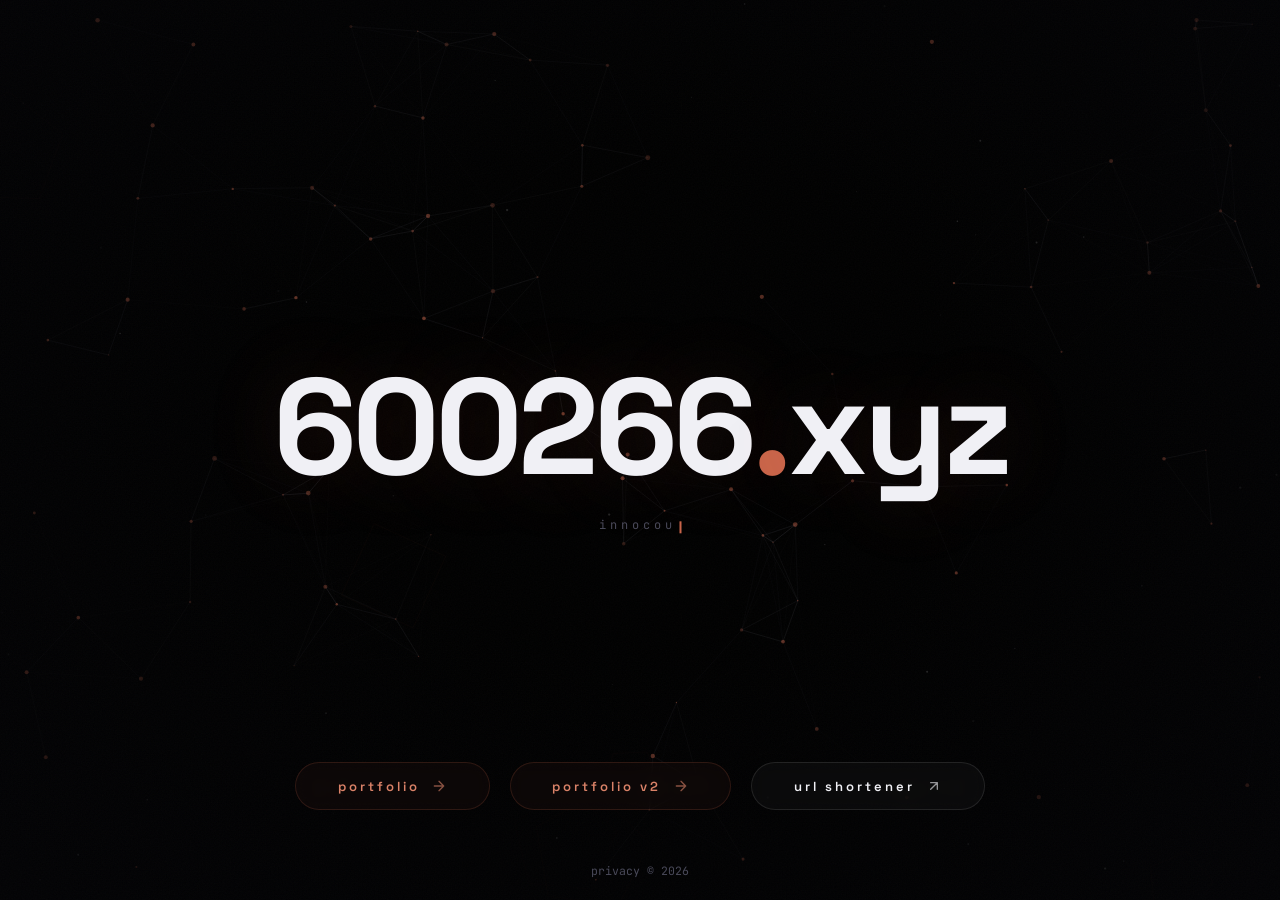
<file: index.html>
<!DOCTYPE html>
<html lang="en">

<head>
    <meta charset="UTF-8">
    <meta name="viewport" content="width=device-width, initial-scale=1.0">
    <meta name="theme-color" content="#000000">
    <meta name="referrer" content="strict-origin-when-cross-origin">
    <title>600266.xyz | Digital Gateway</title>
    <meta name="description" content="600266.xyz - A daring digital presence by innocous06.">
    <meta name="author" content="innocous06">
    <meta property="og:title" content="600266.xyz">
    <meta property="og:type" content="website">
    <meta property="og:url" content="https://600266.xyz">
    <link rel="canonical" href="https://600266.xyz">
    <link rel="icon" type="image/x-icon" href="assets/icons/favicon.ico?v=4">
    <link rel="icon" type="image/png" sizes="32x32" href="assets/icons/favicon-32x32.png?v=4">
    <link rel="icon" type="image/png" sizes="64x64" href="assets/icons/favicon.png?v=4">
    <link rel="apple-touch-icon" sizes="180x180" href="assets/icons/apple-touch-icon.png?v=4">
    <!-- DNS Prefetch & Preconnect -->
    <link rel="dns-prefetch" href="https://fonts.googleapis.com">
    <link rel="dns-prefetch" href="https://fonts.gstatic.com">
    <link rel="preconnect" href="https://fonts.googleapis.com">
    <link rel="preconnect" href="https://fonts.gstatic.com" crossorigin>
    <link href="https://fonts.googleapis.com/css2?family=Space+Grotesk:wght@400;500;600;700&family=JetBrains+Mono:wght@400;500;700&family=Inter:wght@400;500;600&display=swap" rel="stylesheet">
    <style>
        :root {
            --bg: #000000;
            --accent: #c9654a;
            --accent-light: #da8268;
            --accent-glow: rgba(201, 101, 74, 0.45);
            --text-primary: #f0f0f5;
            --text-muted: #4a4a5a;
            --term-green: #7fccab;
            --term-blue: #6eaad9;
            --font-display: 'Space Grotesk', sans-serif;
            --font-mono: 'JetBrains Mono', monospace;
            --font-body: 'Inter', sans-serif;
        }

        *, *::before, *::after { margin: 0; padding: 0; box-sizing: border-box; }
        ::selection {
            background: rgba(201, 101, 74, 0.35);
            color: #ffffff;
        }
        ::-webkit-scrollbar { width: 6px; }
        ::-webkit-scrollbar-track { background: #000000; }
        ::-webkit-scrollbar-thumb { background: #22222a; border-radius: 3px; }
        ::-webkit-scrollbar-thumb:hover { background: #c9654a; }


        html, body {
            touch-action: manipulation;
            width: 100%; height: 100%; overflow: hidden;
            background: var(--bg);
            font-family: var(--font-body);
            color: var(--text-primary);
            -webkit-font-smoothing: antialiased;
        }

        ::selection { background: rgba(201, 101, 74, 0.3); }

        /* ========== CANVAS ========== */
        canvas {
            position: fixed; top: 0; left: 0;
            width: 100%; height: 100%;
            z-index: 0;
        }

        /* ========== OVERLAYS ========== */
        .vignette {
            position: fixed; inset: 0; pointer-events: none; z-index: 1;
            background: radial-gradient(ellipse at 50% 45%, transparent 35%, rgba(3,3,6,0.7) 100%);
        }

        .noise {
            position: fixed; inset: 0; pointer-events: none; z-index: 2;
            opacity: 0.028;
            background-image: url("data:image/svg+xml,%3Csvg viewBox='0 0 512 512' xmlns='http://www.w3.org/2000/svg'%3E%3Cfilter id='n'%3E%3CfeTurbulence type='fractalNoise' baseFrequency='0.75' numOctaves='4' stitchTiles='stitch'/%3E%3C/filter%3E%3Crect width='100%25' height='100%25' filter='url(%23n)'/%3E%3C/svg%3E");
            background-repeat: repeat;
            background-size: 512px 512px;
        }

        /* ========== TITLE ========== */
        .center {
            position: fixed; top: 50%; left: 50%;
            transform: translate(-50%, -52%);
            z-index: 10; text-align: center;
            pointer-events: none;
        }

        .main-title {
            font-family: var(--font-display);
            font-size: clamp(3rem, 11vw, 8.5rem);
            font-weight: 700;
            letter-spacing: -5px;
            color: var(--text-primary);
            line-height: 1;
            user-select: none;
            text-shadow:
                0 0 80px rgba(201, 101, 74, 0.15),
                0 0 200px rgba(201, 101, 74, 0.06);
            opacity: 0;
            animation: reveal 1.5s cubic-bezier(0.16, 1, 0.3, 1) 0.2s forwards;
        }

        .main-title .dot { color: var(--accent); }

        @keyframes reveal {
            from { opacity: 0; transform: translateY(40px) scale(0.96); filter: blur(12px); }
            to { opacity: 1; transform: translateY(0) scale(1); filter: blur(0); }
        }

        .typed-line {
            font-family: var(--font-mono);
            font-size: clamp(0.55rem, 1.2vw, 0.75rem);
            color: var(--text-muted);
            margin-top: 1.4rem;
            letter-spacing: 4px;
            text-transform: lowercase;
            opacity: 0;
            animation: fadeIn 1s ease 1.6s forwards;
        }

        .typed-line .caret {
            display: inline-block; width: 2px; height: 1em;
            background: var(--accent); margin-left: 3px;
            vertical-align: text-bottom;
            animation: blink 1s step-end infinite;
        }

        @keyframes blink { 50% { opacity: 0; } }
        @keyframes fadeIn { to { opacity: 1; } }

        /* ========== PORTFOLIO BUTTON ========== */
        .cta-wrap {
            position: fixed; bottom: 10%; left: 50%;
            transform: translateX(-50%);
            z-index: 10;
            opacity: 0;
            animation: fadeIn 1s ease 2s forwards;
        }

        .cta-btn {
            display: inline-flex; align-items: center; gap: 0.7rem;
            padding: 0.9rem 2.6rem;
            font-family: var(--font-display);
            font-size: 0.82rem; font-weight: 600;
            letter-spacing: 3px; text-transform: lowercase;
            color: var(--accent-light);
            background: rgba(201, 101, 74, 0.05);
            border: 1px solid rgba(201, 101, 74, 0.18);
            border-radius: 60px;
            text-decoration: none;
            cursor: pointer;
            transition: all 0.5s cubic-bezier(0.16, 1, 0.3, 1);
            backdrop-filter: blur(10px);
            -webkit-backdrop-filter: blur(10px);
        }

        .cta-btn:hover {
            background: rgba(201, 101, 74, 0.14);
            border-color: rgba(201, 101, 74, 0.5);
            color: #fff;
            box-shadow: 0 0 60px rgba(201, 101, 74, 0.15), 0 10px 50px rgba(0,0,0,0.4);
            transform: translateY(-3px);
        }

        .cta-btn:active { transform: translateY(0); }

        .cta-arrow {
            transition: transform 0.3s ease; opacity: 0.6;
        }

        .cta-btn:hover .cta-arrow {
            transform: translateX(5px); opacity: 1;
        }

        /* ========== COPYRIGHT ========== */
        .copyright {
            position: fixed;
            bottom: 1.2rem; right: 1.5rem;
            z-index: 10;
            font-family: var(--font-mono);
            font-size: 0.5rem;
            color: rgba(255,255,255,0.12);
            letter-spacing: 1.5px;
            pointer-events: none;
            opacity: 0;
            animation: fadeIn 0.8s ease 2.5s forwards;
        }

        /* ========== HINT ========== */
        .hint {
            position: fixed; bottom: 4%; left: 50%;
            transform: translateX(-50%);
            font-family: var(--font-mono);
            font-size: 0.5rem;
            color: rgba(255,255,255,0.1);
            letter-spacing: 3px;
            text-transform: lowercase;
            z-index: 10;
            pointer-events: none;
            opacity: 0;
            animation: fadeIn 1s ease 3.5s forwards, floatY 4s ease-in-out infinite 3.5s;
        }

        @keyframes floatY {
            0%, 100% { transform: translateX(-50%) translateY(0); }
            50% { transform: translateX(-50%) translateY(-5px); }
        }

        /* ========== RESPONSIVE ========== */
        @media (max-width: 600px) {
            .main-title { letter-spacing: -2px; }
            .hud-bl { display: none; }
            .cta-btn { padding: 0.75rem 2rem; font-size: 0.72rem; letter-spacing: 2px; }
        }
    </style>

    <script type="application/ld+json">
    {
      "@context": "https://schema.org",
      "@type": "Person",
      "name": "innocous06",
      "url": "https://600266.xyz",
      "sameAs": ["https://github.com/innocous06"]
    }
    </script>
</head>

<body>
    <canvas id="c"></canvas>
    <div class="vignette"></div>
    <div class="noise"></div>

    <!-- Copyright -->
    

    <!-- Title -->
    <div class="center">
        <h1 class="main-title">600266<span class="dot">.</span>xyz</h1>
        <p class="typed-line"><span id="typed"></span><span class="caret"></span></p>
    </div>

    <!-- CTA -->
    <div class="cta-wrap" style="display:flex;gap:1.25rem;justify-content:center;align-items:center;flex-wrap:wrap;width:100%;max-width:720px;">
        <a href="portfolio.html" class="cta-btn" id="cta-portfolio">
            <span>Portfolio</span>
            <svg class="cta-arrow" width="16" height="16" viewBox="0 0 24 24" fill="none" stroke="currentColor" stroke-width="2" stroke-linecap="round" stroke-linejoin="round"><path d="M5 12h14M12 5l7 7-7 7"/></svg>
        </a>
        <a href="portfoliov2.html" class="cta-btn" id="cta-portfoliov2">
            <span>Portfolio v2</span>
            <svg class="cta-arrow" width="16" height="16" viewBox="0 0 24 24" fill="none" stroke="currentColor" stroke-width="2" stroke-linecap="round" stroke-linejoin="round"><path d="M5 12h14M12 5l7 7-7 7"/></svg>
        </a>
        <a href="https://url.600266.xyz" target="_blank" rel="noopener noreferrer" class="cta-btn" style="color:var(--text-secondary);background:rgba(255,255,255,0.03);border-color:rgba(255,255,255,0.1);" id="cta-url">
            <span>URL Shortener</span>
            <svg class="cta-arrow" width="16" height="16" viewBox="0 0 24 24" fill="none" stroke="currentColor" stroke-width="2" stroke-linecap="round" stroke-linejoin="round"><path d="M7 17L17 7M7 7h10v10"/></svg>
        </a>
    </div>

    <!-- Hint -->
    

    <script>
    (() => {
        // =====================
        //  SETUP
        // =====================
        const canvas = document.getElementById('c');
        const ctx = canvas.getContext('2d');
        let W, H, cx, cy;

        function resize() {
            W = canvas.width = window.innerWidth;
            H = canvas.height = window.innerHeight;
            cx = W / 2;
            cy = H / 2;
        }
        resize();
        window.addEventListener('resize', resize);

        // =====================
        //  MOUSE STATE
        // =====================
        let mx = cx, my = cy, mouseIn = false, mouseDown = false;
        let mouseVx = 0, mouseVy = 0, pmx = cx, pmy = cy;

        document.addEventListener('mousemove', e => {
            mx = e.clientX; my = e.clientY;
            mouseIn = true;
        });
        document.addEventListener('mouseleave', () => { mouseIn = false; });
        document.addEventListener('mousedown', () => { mouseDown = true; });
        document.addEventListener('mouseup', () => { mouseDown = false; });

        // Touch support
        document.addEventListener('touchmove', e => {
            e.preventDefault();
            const t = e.touches[0];
            mx = t.clientX; my = t.clientY;
            mouseIn = true;
        }, { passive: false });
        document.addEventListener('touchstart', e => {
            const t = e.touches[0];
            mx = t.clientX; my = t.clientY;
            mouseIn = true;
            mouseDown = true;
        });
        document.addEventListener('touchend', () => { mouseDown = false; });

        // Click → pulse
        document.addEventListener('click', e => {
            createPulse(e.clientX, e.clientY);
        });



        // =====================
        //  PARTICLES
        // =====================
        const NODE_COUNT = 100;
        const CONNECT_DIST = 160;
        const MOUSE_ATTRACT_R = 250;
        const MOUSE_REPEL_R = 60;
        const nodes = [];

        class Node {
            constructor() {
                this.x = Math.random() * W;
                this.y = Math.random() * H;
                this.vx = (Math.random() - 0.5) * 0.4;
                this.vy = (Math.random() - 0.5) * 0.4;
                this.r = Math.random() * 1.8 + 0.6;
                this.baseR = this.r;
                this.alpha = Math.random() * 0.3 + 0.2;
                this.baseAlpha = this.alpha;
                this.energy = 0;
                this.phase = Math.random() * Math.PI * 2;
            }

            getColor(a) {
                return `rgba(201,101,74,${a})`;
            }

            update() {
                this.phase += 0.015;

                // Natural drift
                this.vx += (Math.random() - 0.5) * 0.02;
                this.vy += (Math.random() - 0.5) * 0.02;

                // Mouse interaction
                if (mouseIn) {
                    const dx = mx - this.x;
                    const dy = my - this.y;
                    const dist = Math.sqrt(dx * dx + dy * dy);

                    if (dist < MOUSE_ATTRACT_R && dist > MOUSE_REPEL_R) {
                        // Attract gently
                        const strength = mouseDown ? 0.06 : 0.012;
                        const force = (1 - (dist - MOUSE_REPEL_R) / (MOUSE_ATTRACT_R - MOUSE_REPEL_R)) * strength;
                        this.vx += (dx / dist) * force;
                        this.vy += (dy / dist) * force;
                        this.energy = Math.min(1, this.energy + 0.03);
                    } else if (dist < MOUSE_REPEL_R) {
                        // Repel close ones (so they orbit)
                        const force = (1 - dist / MOUSE_REPEL_R) * 0.15;
                        this.vx -= (dx / dist) * force;
                        this.vy -= (dy / dist) * force;
                        this.energy = Math.min(1, this.energy + 0.06);
                    }
                }

                // Damping
                this.vx *= 0.985;
                this.vy *= 0.985;

                // Clamp speed
                const speed = Math.sqrt(this.vx * this.vx + this.vy * this.vy);
                if (speed > 3) {
                    this.vx = (this.vx / speed) * 3;
                    this.vy = (this.vy / speed) * 3;
                }

                this.x += this.vx;
                this.y += this.vy;

                // Soft edge bounce
                const margin = 20;
                if (this.x < margin) { this.x = margin; this.vx = Math.abs(this.vx) * 0.5; }
                if (this.x > W - margin) { this.x = W - margin; this.vx = -Math.abs(this.vx) * 0.5; }
                if (this.y < margin) { this.y = margin; this.vy = Math.abs(this.vy) * 0.5; }
                if (this.y > H - margin) { this.y = H - margin; this.vy = -Math.abs(this.vy) * 0.5; }

                // Energy decay
                this.energy *= 0.97;

                // Animated radius & alpha
                const pulse = Math.sin(this.phase) * 0.3;
                this.r = this.baseR + this.energy * 2 + pulse * 0.3;
                this.alpha = this.baseAlpha + this.energy * 0.5;
            }

            draw() {
                const a = Math.min(1, this.alpha);

                // Outer glow when energized
                if (this.energy > 0.1) {
                    ctx.beginPath();
                    ctx.arc(this.x, this.y, this.r + this.energy * 8, 0, Math.PI * 2);
                    ctx.fillStyle = this.getColor(this.energy * 0.15);
                    ctx.fill();
                }

                // Core
                ctx.beginPath();
                ctx.arc(this.x, this.y, this.r, 0, Math.PI * 2);
                ctx.fillStyle = this.getColor(a);
                ctx.fill();
            }
        }

        for (let i = 0; i < NODE_COUNT; i++) nodes.push(new Node());

        // =====================
        //  PULSES (click waves)
        // =====================
        const pulses = [];

        function createPulse(x, y) {
            pulses.push({
                x, y,
                radius: 0,
                maxRadius: 300,
                speed: 6,
                alpha: 0.8,
                color: '201,101,74'
            });
            // Also push nodes outward
            nodes.forEach(n => {
                const dx = n.x - x;
                const dy = n.y - y;
                const dist = Math.sqrt(dx * dx + dy * dy);
                if (dist < 300 && dist > 0) {
                    const force = (1 - dist / 300) * 3;
                    n.vx += (dx / dist) * force;
                    n.vy += (dy / dist) * force;
                    n.energy = Math.min(1, n.energy + (1 - dist / 300));
                }
            });
        }

        function updatePulses() {
            for (let i = pulses.length - 1; i >= 0; i--) {
                const p = pulses[i];
                p.radius += p.speed;
                p.alpha = (1 - p.radius / p.maxRadius) * 0.5;

                if (p.radius >= p.maxRadius) {
                    pulses.splice(i, 1);
                    continue;
                }

                ctx.beginPath();
                ctx.arc(p.x, p.y, p.radius, 0, Math.PI * 2);
                ctx.strokeStyle = `rgba(${p.color}, ${p.alpha})`;
                ctx.lineWidth = 1.5;
                ctx.stroke();

                // Inner thinner ring
                if (p.radius > 20) {
                    ctx.beginPath();
                    ctx.arc(p.x, p.y, p.radius * 0.7, 0, Math.PI * 2);
                    ctx.strokeStyle = `rgba(${p.color}, ${p.alpha * 0.3})`;
                    ctx.lineWidth = 0.5;
                    ctx.stroke();
                }
            }
        }

        // =====================
        //  CONNECTIONS
        // =====================
        function drawConnections() {
            let linkCount = 0;

            for (let i = 0; i < nodes.length; i++) {
                for (let j = i + 1; j < nodes.length; j++) {
                    const a = nodes[i], b = nodes[j];
                    const dx = a.x - b.x;
                    const dy = a.y - b.y;
                    const dist = Math.sqrt(dx * dx + dy * dy);

                    if (dist < CONNECT_DIST) {
                        linkCount++;
                        const t = 1 - dist / CONNECT_DIST;
                        let alpha = t * 0.12;

                        // Brighter near mouse
                        if (mouseIn) {
                            const midX = (a.x + b.x) / 2;
                            const midY = (a.y + b.y) / 2;
                            const mDist = Math.sqrt((midX - mx) ** 2 + (midY - my) ** 2);
                            if (mDist < MOUSE_ATTRACT_R) {
                                const boost = (1 - mDist / MOUSE_ATTRACT_R);
                                alpha += boost * 0.2;
                            }
                        }

                        // Gradient line color based on energy of connected nodes
                        const energy = (a.energy + b.energy) / 2;
                        if (energy > 0.1) {
                            ctx.strokeStyle = `rgba(201, 101, 74, ${alpha + energy * 0.3})`;
                        } else {
                            ctx.strokeStyle = `rgba(200, 200, 220, ${alpha})`;
                        }

                        ctx.lineWidth = t * 0.8 + 0.2;
                        ctx.beginPath();
                        ctx.moveTo(a.x, a.y);
                        ctx.lineTo(b.x, b.y);
                        ctx.stroke();
                    }
                }
            }
            return linkCount;
        }

        // =====================
        //  MOUSE FIELD LINES
        // =====================
        function drawMouseField() {
            if (!mouseIn) return;

            // Draw subtle radial ring
            const fieldR = mouseDown ? MOUSE_ATTRACT_R * 1.2 : MOUSE_ATTRACT_R;
            const fieldAlpha = mouseDown ? 0.06 : 0.025;

            ctx.beginPath();
            ctx.arc(mx, my, fieldR, 0, Math.PI * 2);
            ctx.strokeStyle = `rgba(201, 101, 74, ${fieldAlpha})`;
            ctx.lineWidth = 0.5;
            ctx.stroke();

            // Inner ring
            ctx.beginPath();
            ctx.arc(mx, my, MOUSE_REPEL_R, 0, Math.PI * 2);
            ctx.strokeStyle = `rgba(201, 101, 74, ${fieldAlpha * 1.5})`;
            ctx.lineWidth = 0.5;
            ctx.setLineDash([3, 5]);
            ctx.stroke();
            ctx.setLineDash([]);

            // Draw lines from mouse to nearby nodes
            nodes.forEach(n => {
                const dx = n.x - mx;
                const dy = n.y - my;
                const dist = Math.sqrt(dx * dx + dy * dy);
                if (dist < MOUSE_ATTRACT_R * 0.6) {
                    const a = (1 - dist / (MOUSE_ATTRACT_R * 0.6)) * (mouseDown ? 0.2 : 0.08);
                    ctx.strokeStyle = `rgba(201, 101, 74, ${a})`;
                    ctx.lineWidth = 0.6;
                    ctx.beginPath();
                    ctx.moveTo(mx, my);
                    ctx.lineTo(n.x, n.y);
                    ctx.stroke();
                }
            });

            // Cursor dot
            ctx.beginPath();
            ctx.arc(mx, my, mouseDown ? 4 : 2.5, 0, Math.PI * 2);
            ctx.fillStyle = `rgba(201, 101, 74, ${mouseDown ? 0.8 : 0.4})`;
            ctx.fill();
        }

        // =====================
        //  BACKGROUND GEOMETRY
        // =====================
        const geos = [];

        class Geo {
            constructor() {
                this.x = Math.random() * W;
                this.y = Math.random() * H;
                this.size = Math.random() * 50 + 25;
                this.rotation = Math.random() * Math.PI * 2;
                this.rotV = (Math.random() - 0.5) * 0.003;
                this.vx = (Math.random() - 0.5) * 0.15;
                this.vy = (Math.random() - 0.5) * 0.15;
                this.sides = [3, 4, 5, 6][Math.floor(Math.random() * 4)];
                this.alpha = Math.random() * 0.025 + 0.01;
            }

            getColor() {
                return `rgba(201,101,74,${this.alpha})`;
            }

            update() {
                this.x += this.vx;
                this.y += this.vy;
                this.rotation += this.rotV;

                // React to mouse
                if (mouseIn) {
                    const dx = mx - this.x, dy = my - this.y;
                    const dist = Math.sqrt(dx * dx + dy * dy);
                    if (dist < 250) {
                        this.rotV += (Math.random() - 0.5) * 0.0005;
                    }
                }

                // Wrap
                if (this.x < -100) this.x = W + 100;
                if (this.x > W + 100) this.x = -100;
                if (this.y < -100) this.y = H + 100;
                if (this.y > H + 100) this.y = -100;
            }

            draw() {
                ctx.save();
                ctx.translate(this.x, this.y);
                ctx.rotate(this.rotation);
                ctx.strokeStyle = this.getColor();
                ctx.lineWidth = 0.8;
                ctx.beginPath();
                for (let i = 0; i < this.sides; i++) {
                    const angle = (Math.PI * 2 / this.sides) * i - Math.PI / 2;
                    ctx[i === 0 ? 'moveTo' : 'lineTo'](
                        Math.cos(angle) * this.size,
                        Math.sin(angle) * this.size
                    );
                }
                ctx.closePath();
                ctx.stroke();
                ctx.restore();
            }
        }

        for (let i = 0; i < 7; i++) geos.push(new Geo());

        // =====================
        //  AMBIENT STARS
        // =====================
        const stars = [];
        for (let i = 0; i < 60; i++) {
            stars.push({
                x: Math.random() * W,
                y: Math.random() * H,
                r: Math.random() * 1 + 0.2,
                phase: Math.random() * Math.PI * 2,
                speed: Math.random() * 0.008 + 0.003
            });
        }

        function drawStars() {
            for (const s of stars) {
                s.phase += s.speed;
                const a = 0.1 + Math.sin(s.phase) * 0.07;
                ctx.beginPath();
                ctx.arc(s.x, s.y, s.r, 0, Math.PI * 2);
                ctx.fillStyle = `rgba(255,255,255,${a})`;
                ctx.fill();
            }
        }

        // =====================
        //  MAIN LOOP
        // =====================
        function frame() {
            ctx.clearRect(0, 0, W, H);

            // Mouse velocity
            mouseVx = mx - pmx;
            mouseVy = my - pmy;
            pmx = mx; pmy = my;

            // Layers
            drawStars();
            geos.forEach(g => { g.update(); g.draw(); });

            drawConnections();
            drawMouseField();
            updatePulses();

            // Nodes
            nodes.forEach(n => { n.update(); n.draw(); });

            requestAnimationFrame(frame);
        }
        frame();

        // =====================
        //  TYPING
        // =====================
        const phrases = ['innocous', '600266'];
        const typedEl = document.getElementById('typed');
        let pI = 0, cI = 0, del = false, spd = 85;

        function typeLoop() {
            const cur = phrases[pI];
            if (del) { typedEl.textContent = cur.substring(0, --cI); spd = 30; }
            else { typedEl.textContent = cur.substring(0, ++cI); spd = 85; }

            if (!del && cI === cur.length) { spd = 5000; del = true; }
            else if (del && cI === 0) { del = false; pI = (pI + 1) % phrases.length; spd = 500; }

            setTimeout(typeLoop, spd);
        }
        setTimeout(typeLoop, 2200);

        // =====================
        //  RESIZE HANDLER
        // =====================
        window.addEventListener('resize', () => {
            resize();
            // Re-scatter stars
            stars.forEach(s => { s.x = Math.random() * W; s.y = Math.random() * H; });
        });

    })();
    </script>

    <footer class="site-footer" style="position:fixed;bottom:0;left:0;width:100%;height:60px;display:flex;align-items:center;justify-content:center;gap:0.45rem;font-family:var(--font-mono);font-size:0.72rem;color:var(--text-muted);z-index:10;pointer-events:auto;">
        <a href="privacy.html" style="color:inherit;text-decoration:none;">privacy</a> <span>&copy; 2026</span>
    </footer>


    <script>
    document.addEventListener('keydown', (e) => {
      if (e.key === 'Escape') {
        document.activeElement && document.activeElement.blur();
      }
    });
    </script>
</body>

</html>
</file>
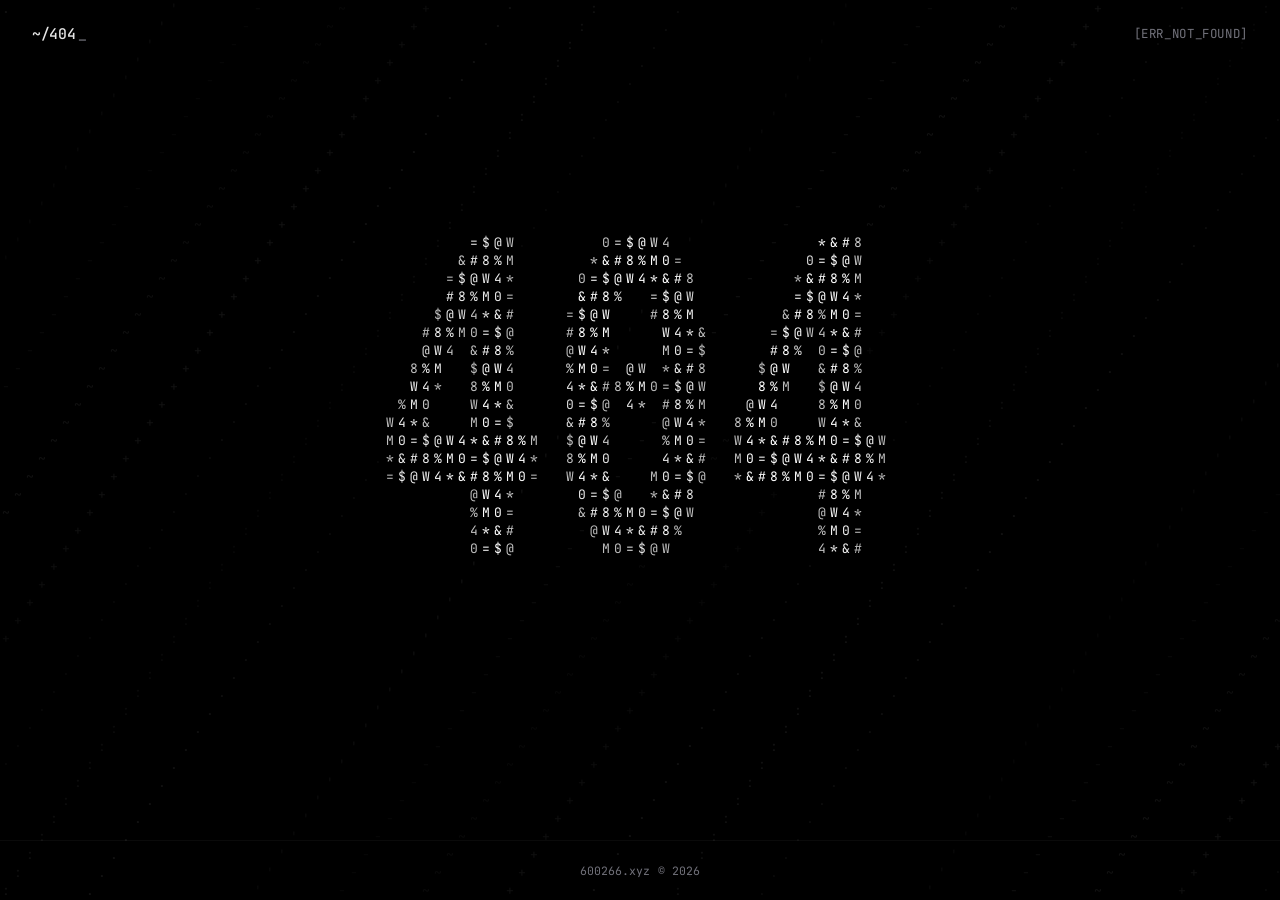
<file: 404v2.html>
<!DOCTYPE html>
<html lang="en">
<head>
    <meta charset="UTF-8">
    <meta name="viewport" content="width=device-width, initial-scale=1.0">
    <meta name="theme-color" content="#000000">
    <meta name="referrer" content="strict-origin-when-cross-origin">
    <title>Not Found</title>
    <meta name="robots" content="noindex, follow">
    <link rel="icon" type="image/x-icon" href="assets/icons/favicon.ico?v=4">
    <link rel="icon" type="image/png" sizes="32x32" href="assets/icons/favicon-32x32.png?v=4">
    <link rel="icon" type="image/png" sizes="64x64" href="assets/icons/favicon.png?v=4">
    <link rel="apple-touch-icon" sizes="180x180" href="assets/icons/apple-touch-icon.png?v=4">
    <link rel="preconnect" href="https://fonts.googleapis.com">
    <link rel="preconnect" href="https://fonts.gstatic.com" crossorigin>
    <link href="https://fonts.googleapis.com/css2?family=JetBrains+Mono:wght@400;500;700&display=swap" rel="stylesheet">
    <style>
        :root {
            --bg: #000000;
            --text-primary: #ffffff;
            --text-secondary: #a1a1aa;
            --text-muted: #71717a;
            --font-mono: 'JetBrains Mono', 'Courier New', monospace;
        }

        *, *::before, *::after {
            margin: 0;
            padding: 0;
            box-sizing: border-box;
        }

        html, body {
            width: 100%;
            height: 100%;
            background: var(--bg);
            color: var(--text-primary);
            font-family: var(--font-mono);
            overflow: hidden;
            -webkit-font-smoothing: antialiased;
            -moz-osx-font-smoothing: grayscale;
        }

        body {
            display: flex;
            flex-direction: column;
            justify-content: space-between;
            min-height: 100vh;
            position: relative;
        }

        /* Background ASCII Canvas */
        #ascii-canvas {
            position: absolute;
            inset: 0;
            width: 100%;
            height: 100%;
            display: block;
            z-index: 1;
            pointer-events: auto;
        }

        /* Header */
        header {
            width: 100%;
            padding: 1.5rem 2rem;
            position: relative;
            z-index: 10;
            pointer-events: none;
        }

        .nav-inner {
            width: 100%;
            display: flex;
            align-items: center;
            justify-content: space-between;
        }

        .nav-logo {
            font-size: 0.92rem;
            font-weight: 500;
            color: var(--text-primary);
            letter-spacing: -0.02em;
            text-decoration: none;
            pointer-events: auto;
            opacity: 0.9;
            transition: opacity 0.15s ease;
        }

        .nav-logo:hover {
            opacity: 1;
        }

        .nav-logo::after {
            content: '_';
            animation: blink 1s step-end infinite;
            color: var(--text-muted);
            margin-left: 2px;
        }

        @keyframes blink {
            50% { opacity: 0; }
        }

        .nav-tag {
            font-size: 0.78rem;
            color: var(--text-muted);
            letter-spacing: 0.05em;
        }

        /* Main layout container */
        main {
            flex: 1;
            display: flex;
            align-items: center;
            justify-content: center;
            position: relative;
            z-index: 5;
            pointer-events: none;
        }

        /* Footer */
        footer {
            width: 100%;
            height: 60px;
            display: flex;
            align-items: center;
            justify-content: center;
            gap: 0.5rem;
            font-size: 0.72rem;
            color: var(--text-muted);
            position: relative;
            z-index: 10;
            pointer-events: auto;
            border-top: 1px solid rgba(255, 255, 255, 0.04);
        }

        footer a {
            color: inherit;
            text-decoration: none;
            transition: color 0.15s ease;
        }

        footer a:hover {
            color: var(--text-primary);
        }

        /* Mobile adjustments */
        @media (max-width: 640px) {
            header {
                padding: 1.2rem 1.5rem;
            }
        }
    </style>
</head>
<body>

    <!-- Interactive ASCII Matrix Canvas -->
    <canvas id="ascii-canvas" aria-label="404 Not Found ASCII Animation"></canvas>

    <header>
        <div class="nav-inner">
            <a href="/" class="nav-logo">~/404</a>
            <span class="nav-tag">[ERR_NOT_FOUND]</span>
        </div>
    </header>

    <main role="main"></main>

    <footer>
        <a href="https://600266.xyz">600266.xyz</a>
        <span>&copy; 2026</span>
    </footer>

    <script>
    (function() {
        const canvas = document.getElementById('ascii-canvas');
        const ctx = canvas.getContext('2d');

        // Character sets
        const denseChars = ['#', '@', '%', '4', '0', '&', '$', '8', 'W', 'M', '*', '='];
        const ambientChars = ['.', ':', '·', '+', '~', '-', '\'', ' '];

        // Grid sizing
        const cellW = 12;
        const cellH = 18;
        let cols = 0;
        let rows = 0;

        // Interaction state
        let mouseX = -9999;
        let mouseY = -9999;
        let targetMouseX = -9999;
        let targetMouseY = -9999;
        let frameCount = 0;

        // Offscreen sampling canvas for the digits "404"
        const offCanvas = document.createElement('canvas');
        const offCtx = offCanvas.getContext('2d', { willReadFrequently: true });
        let textMask = null;

        function updateOffscreenMask() {
            offCanvas.width = cols;
            offCanvas.height = rows;

            offCtx.fillStyle = '#000000';
            offCtx.fillRect(0, 0, cols, rows);

            // Calculate font size to fit "404" centered across columns and rows
            const targetCharHeight = Math.floor(Math.min(rows * 0.48, cols * 0.32));
            const fontSize = Math.max(16, targetCharHeight);

            offCtx.font = '900 ' + fontSize + 'px "JetBrains Mono", monospace';
            offCtx.textAlign = 'center';
            offCtx.textBaseline = 'middle';
            offCtx.fillStyle = '#ffffff';

            const centerY = Math.floor(rows / 2);
            offCtx.fillText('404', Math.floor(cols / 2), centerY);

            const imgData = offCtx.getImageData(0, 0, cols, rows);
            textMask = new Uint8Array(cols * rows);
            for (let i = 0; i < textMask.length; i++) {
                textMask[i] = imgData.data[i * 4]; // Red channel represents alpha mask
            }
        }

        function resize() {
            const dpr = window.devicePixelRatio || 1;
            const w = window.innerWidth;
            const h = window.innerHeight;

            canvas.width = Math.floor(w * dpr);
            canvas.height = Math.floor(h * dpr);

            ctx.scale(dpr, dpr);

            cols = Math.ceil(w / cellW);
            rows = Math.ceil(h / cellH);

            updateOffscreenMask();
        }

        window.addEventListener('resize', resize);
        resize();

        // Mouse tracking for reactive ASCII distortion
        window.addEventListener('mousemove', function(e) {
            targetMouseX = e.clientX;
            targetMouseY = e.clientY;
        });

        window.addEventListener('mouseleave', function() {
            targetMouseX = -9999;
            targetMouseY = -9999;
        });

        // Touch support
        window.addEventListener('touchmove', function(e) {
            if (e.touches && e.touches.length > 0) {
                targetMouseX = e.touches[0].clientX;
                targetMouseY = e.touches[0].clientY;
            }
        }, { passive: true });

        window.addEventListener('touchend', function() {
            targetMouseX = -9999;
            targetMouseY = -9999;
        });

        function render() {
            frameCount++;

            // Smooth mouse interpolation
            mouseX += (targetMouseX - mouseX) * 0.15;
            mouseY += (targetMouseY - mouseY) * 0.15;

            // Clear screen to pure black
            ctx.fillStyle = '#000000';
            ctx.fillRect(0, 0, window.innerWidth, window.innerHeight);

            ctx.font = '13px "JetBrains Mono", monospace';
            ctx.textAlign = 'center';
            ctx.textBaseline = 'middle';

            if (!textMask) {
                requestAnimationFrame(render);
                return;
            }

            const mouseCol = mouseX / cellW;
            const mouseRow = mouseY / cellH;
            const radius = 12; // Radius of mouse disturbance in grid units

            for (let r = 0; r < rows; r++) {
                const y = r * cellH + cellH / 2;
                const rowOffset = r * cols;

                for (let c = 0; c < cols; c++) {
                    const x = c * cellW + cellW / 2;
                    const maskVal = textMask[rowOffset + c];

                    // Distance to mouse
                    const dx = c - mouseCol;
                    const dy = r - mouseRow;
                    const dist = Math.sqrt(dx * dx + dy * dy);
                    const mouseInfluence = Math.max(0, 1 - dist / radius);

                    if (maskVal > 60) {
                        // INSIDE "404": Pure white ASCII
                        let charIndex = Math.floor((c * 7 + r * 13 + frameCount * 0.05) % denseChars.length);
                        if (mouseInfluence > 0) {
                            // Scramble slightly when hovered
                            charIndex = Math.floor((charIndex + frameCount + dist * 3) % denseChars.length);
                        }

                        const ch = denseChars[charIndex];

                        // Shimmer opacity
                        const shimmer = Math.sin(c * 0.3 + r * 0.2 + frameCount * 0.08) * 0.08;
                        const opacity = Math.min(1, Math.max(0.75, (maskVal / 255) + shimmer + mouseInfluence * 0.2));

                        ctx.fillStyle = 'rgba(255, 255, 255, ' + opacity + ')';
                        ctx.fillText(ch, x, y);
                    } else {
                        // AMBIENT BACKGROUND: Dim subtle characters
                        if (mouseInfluence > 0.02) {
                            // Activated by mouse wave
                            const charIndex = Math.floor((c * 3 + r * 5 + frameCount * 0.2) % ambientChars.length);
                            const ch = ambientChars[charIndex];
                            const opacity = (mouseInfluence * 0.45);
                            ctx.fillStyle = 'rgba(255, 255, 255, ' + opacity + ')';
                            ctx.fillText(ch, x, y);
                        } else if ((c * 17 + r * 31) % 7 === 0) {
                            // Sparse background stars / grid markers
                            const pulse = Math.sin(c * 0.15 + r * 0.25 + frameCount * 0.03) * 0.02;
                            const opacity = Math.max(0.02, 0.05 + pulse);
                            const ch = ambientChars[(c + r) % ambientChars.length];
                            ctx.fillStyle = 'rgba(255, 255, 255, ' + opacity + ')';
                            ctx.fillText(ch, x, y);
                        }
                    }
                }
            }

            requestAnimationFrame(render);
        }

        // Detect prefers-reduced-motion
        const mediaQuery = window.matchMedia('(prefers-reduced-motion: reduce)');
        if (mediaQuery.matches) {
            // Render single frame without continuous loop
            setTimeout(function() {
                render();
            }, 50);
        } else {
            requestAnimationFrame(render);
        }
    })();
    </script>
</body>
</html>
</file>
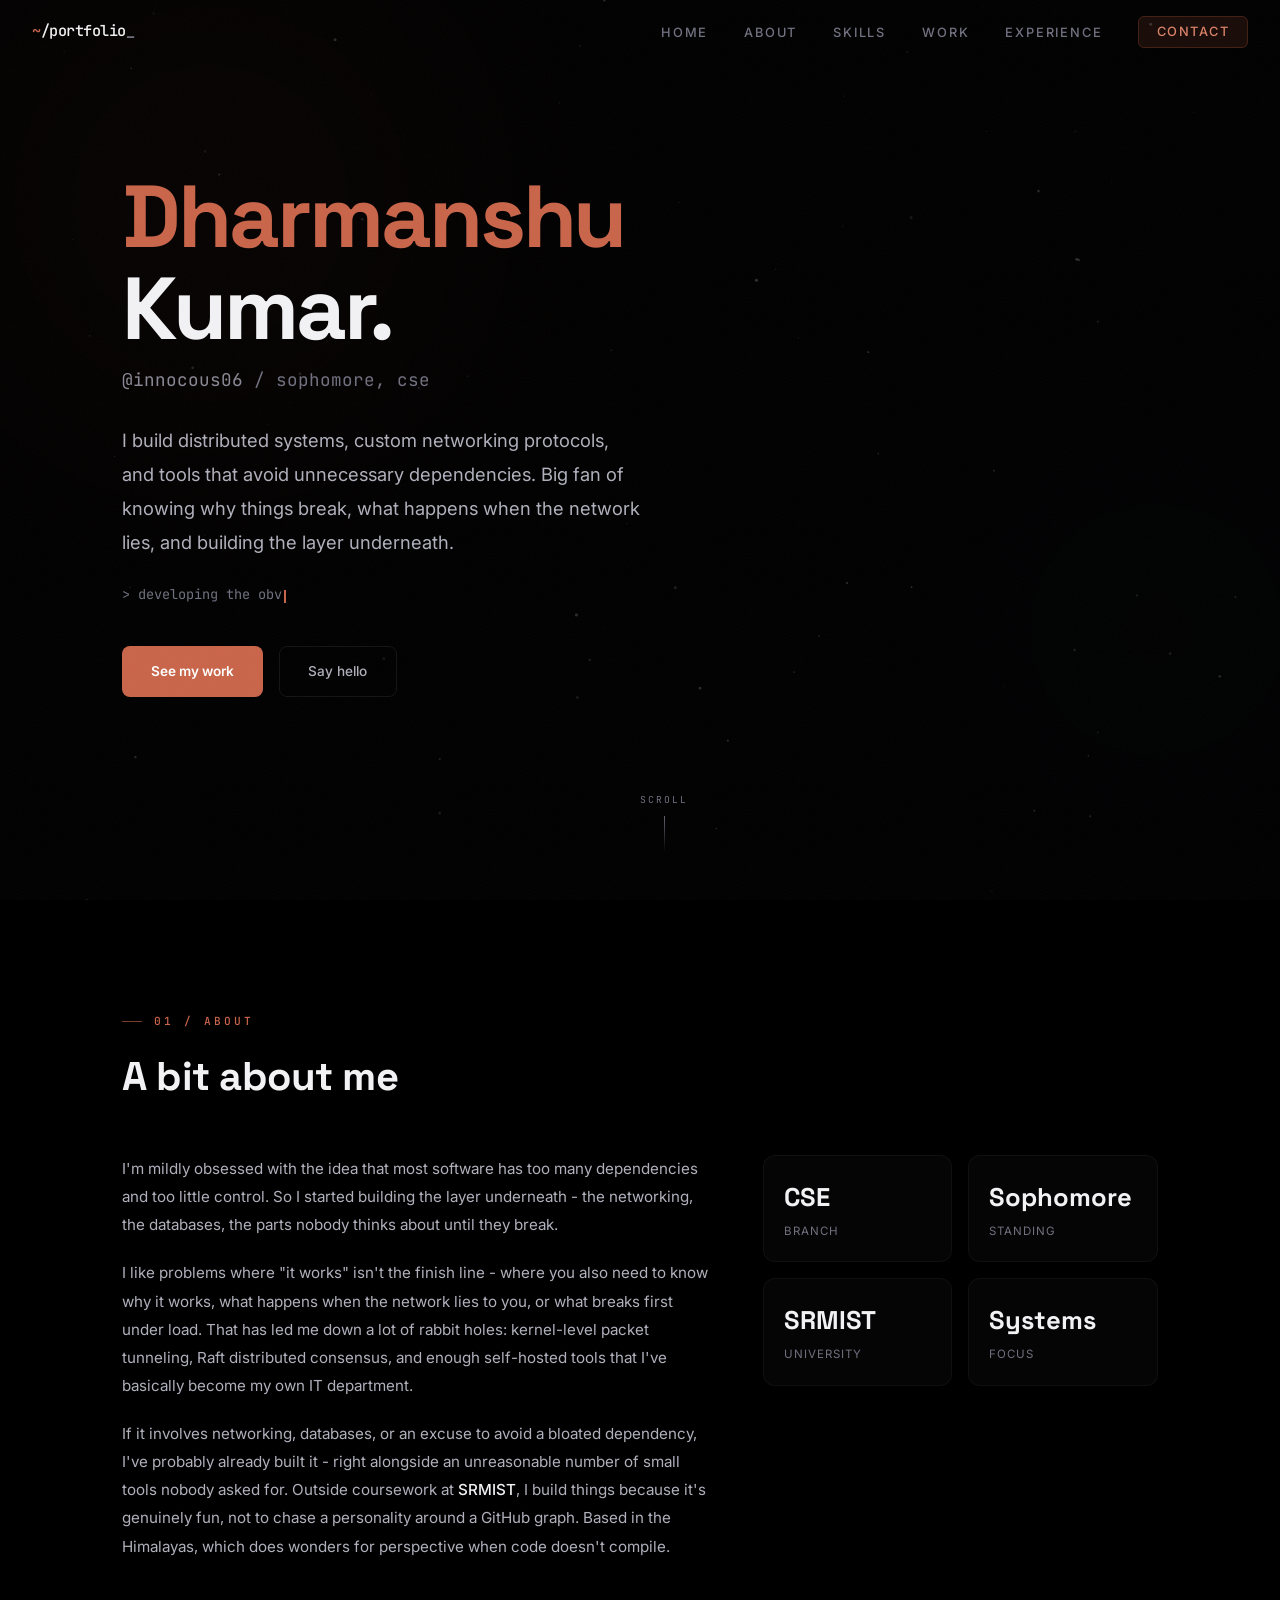
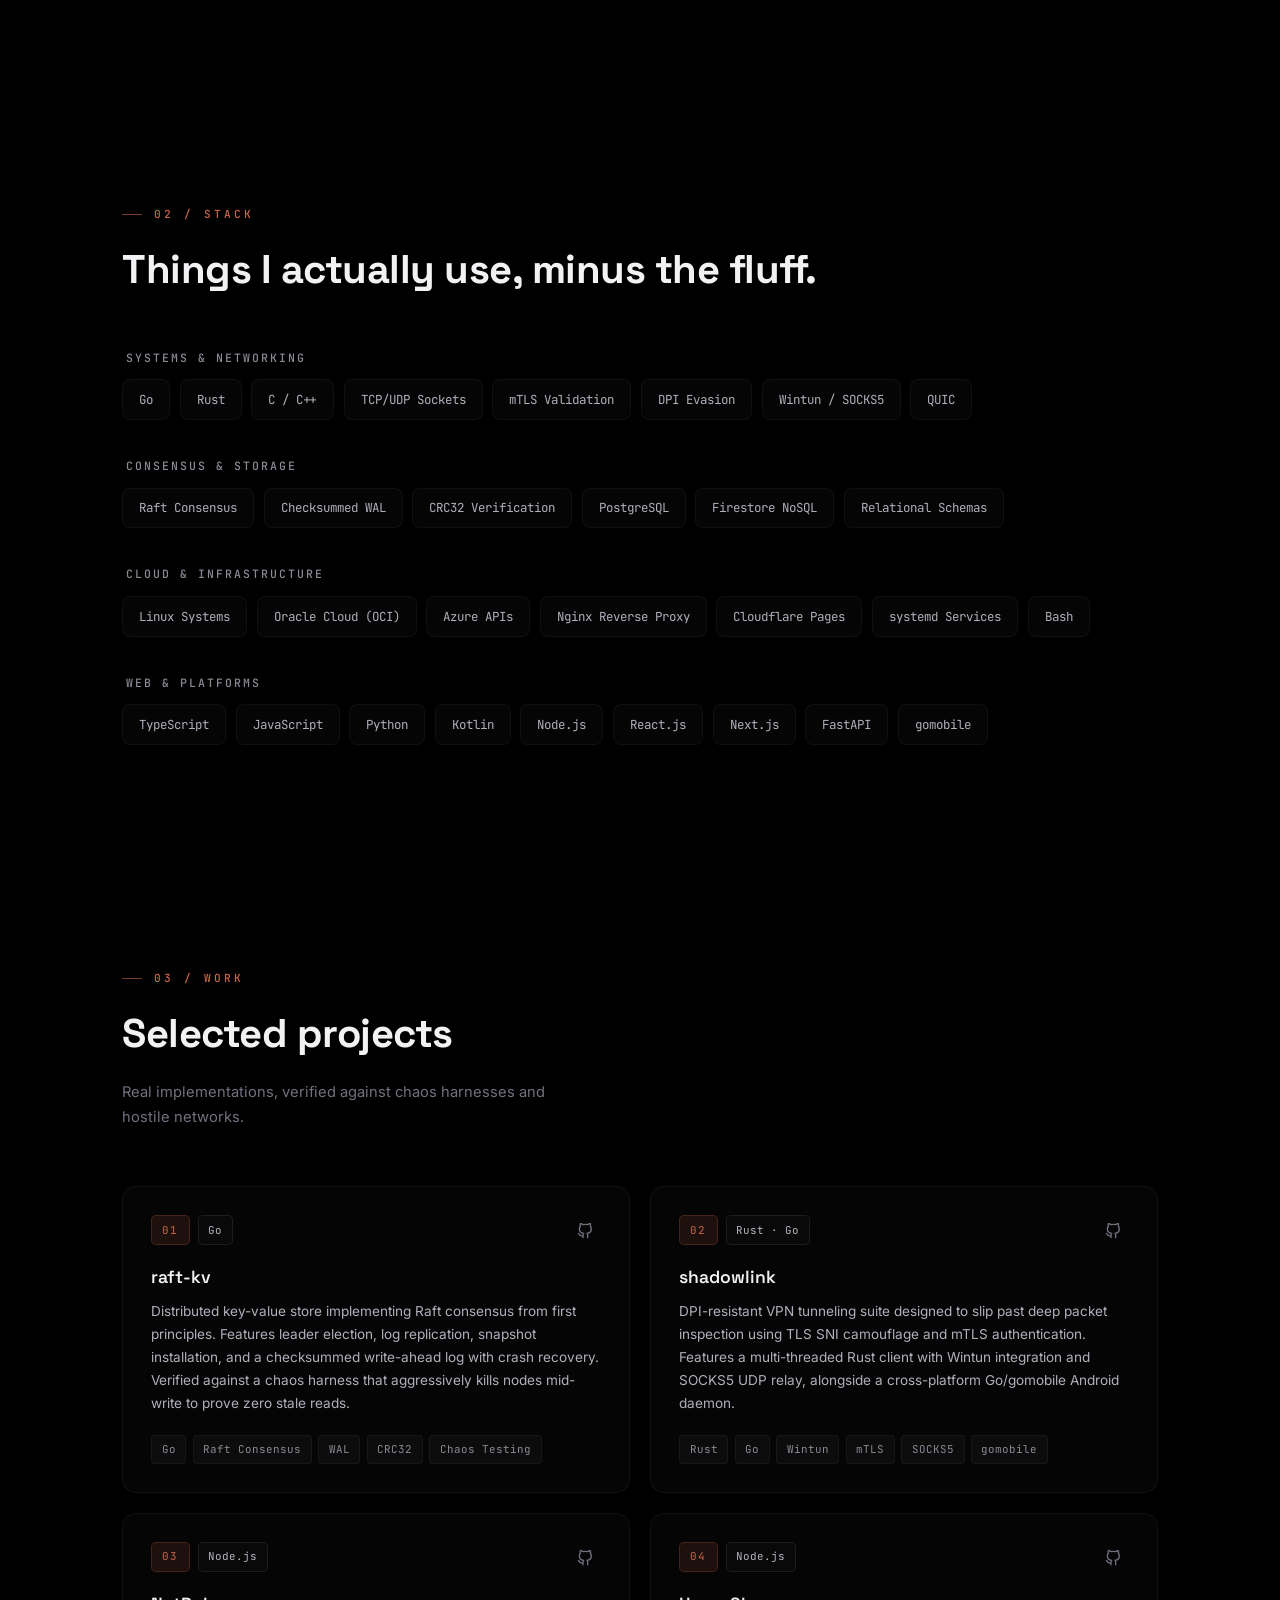
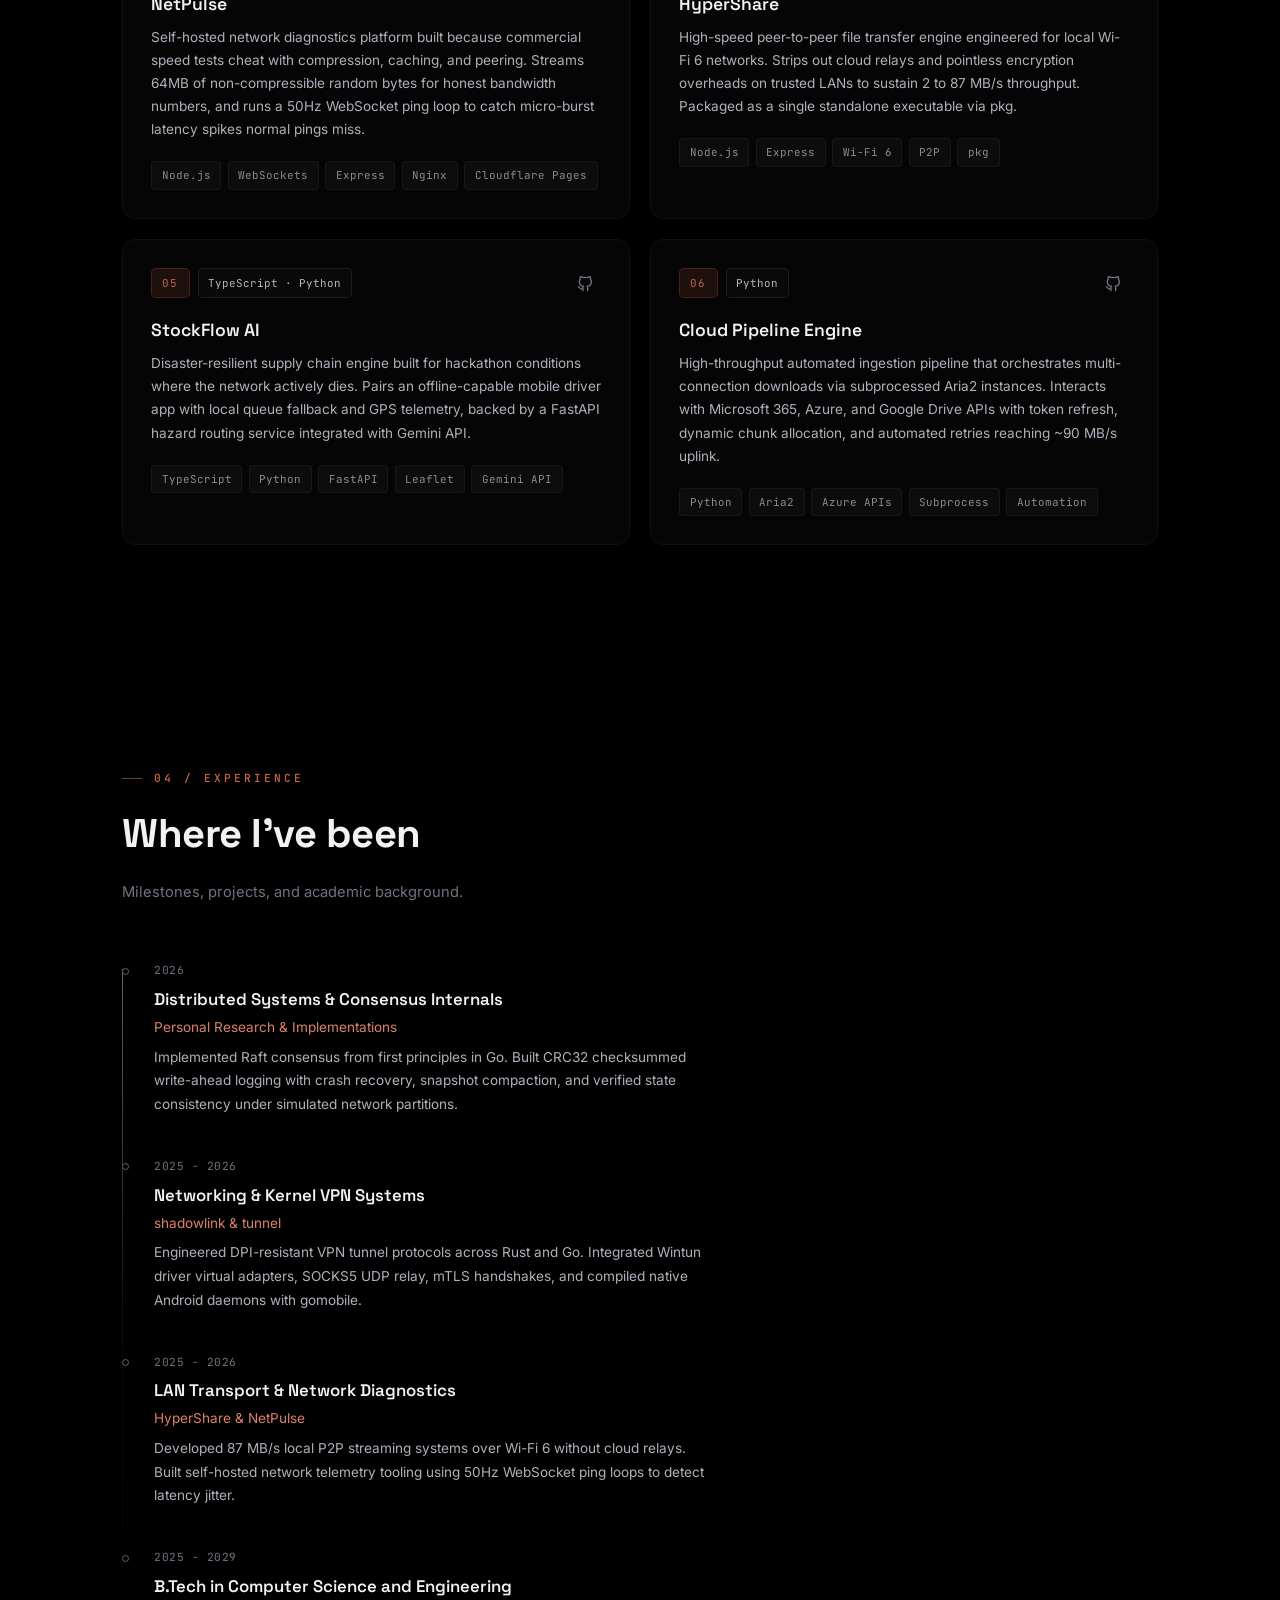
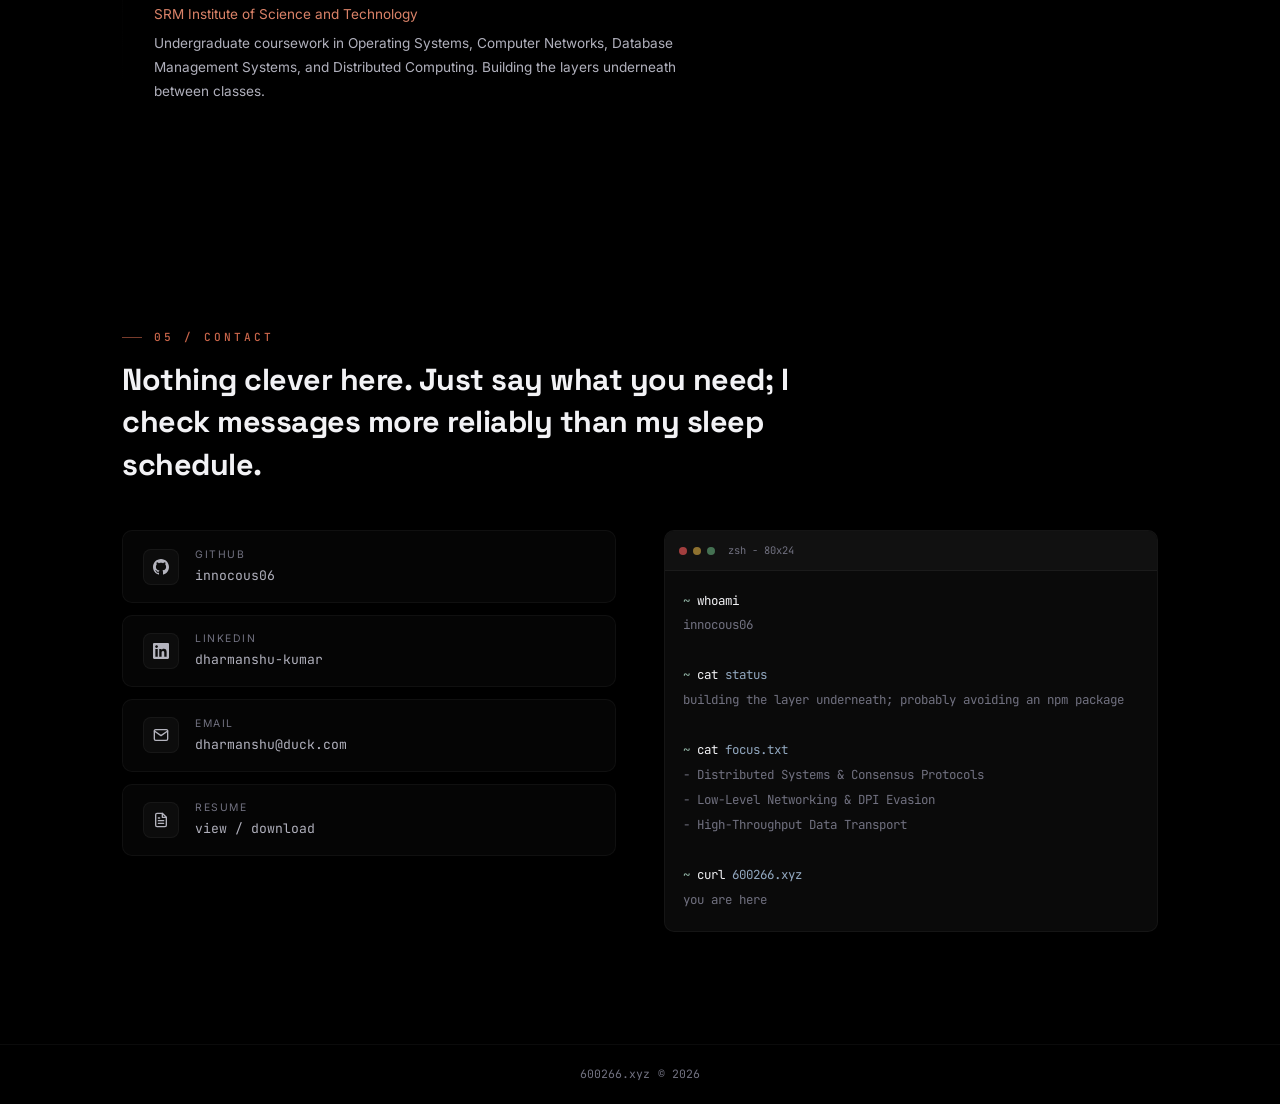
<file: portfolio.html>
<!DOCTYPE html>
<html lang="en">
<head>
    <meta charset="UTF-8">
    <meta name="viewport" content="width=device-width, initial-scale=1.0">
    <meta name="theme-color" content="#000000">
    <meta name="referrer" content="strict-origin-when-cross-origin">
    <title>Dharmanshu Kumar</title>
    <meta name="description" content="Portfolio of Dharmanshu Kumar. Distributed systems, low-level networking, and high-throughput data transport.">
    <meta name="keywords" content="Dharmanshu Kumar, innocous06, portfolio, developer, SRMIST, distributed systems, raft, networking, go, rust">
    <meta name="author" content="Dharmanshu Kumar">
    <meta property="og:title" content="Dharmanshu Kumar">
    <meta property="og:description" content="CSE undergraduate at SRMIST. Distributed consensus, low-level networking, and cloud automation pipelines.">
    <meta property="og:type" content="website">
    <meta property="og:url" content="https://600266.xyz/portfolio">
    <meta name="twitter:card" content="summary_large_image">
    <meta name="twitter:title" content="Dharmanshu Kumar">
    <meta name="twitter:description" content="CSE undergraduate at SRMIST. Distributed consensus, low-level networking, and cloud automation pipelines.">
    <link rel="canonical" href="https://600266.xyz/portfolio">
    <link rel="icon" type="image/x-icon" href="assets/icons/favicon.ico?v=4">
    <link rel="icon" type="image/png" sizes="32x32" href="assets/icons/favicon-32x32.png?v=4">
    <link rel="icon" type="image/png" sizes="64x64" href="assets/icons/favicon.png?v=4">
    <link rel="apple-touch-icon" sizes="180x180" href="assets/icons/apple-touch-icon.png?v=4">
    <link rel="preconnect" href="https://fonts.googleapis.com">
    <link rel="preconnect" href="https://fonts.gstatic.com" crossorigin>
    <link href="https://fonts.googleapis.com/css2?family=Inter:wght@300;400;500;600;700&family=Space+Grotesk:wght@400;500;600;700&family=JetBrains+Mono:wght@400;500&display=swap" rel="stylesheet">
    <style>
        :root {
            --bg-deep: #000000;
            --bg-base: #000000;
            --bg-surface: #0a0a0a;
            --bg-elevated: #111111;
            --bg-glass: rgba(255, 255, 255, 0.02);
            --bg-glass-hover: rgba(255, 255, 255, 0.045);
            --border-subtle: rgba(255, 255, 255, 0.045);
            --border-medium: rgba(255, 255, 255, 0.08);
            --border-accent: rgba(192, 94, 60, 0.25);

            --text-primary: #f2f2f5;
            --text-secondary: #b0b0bc;
            --text-muted: #717180;

            --accent: #c9654a;
            --accent-light: #da8268;
            --accent-lighter: #e8a999;
            --accent-dim: rgba(201, 101, 74, 0.12);

            --neutral-400: #b4b4be;
            --neutral-500: #8a8a96;
            --neutral-600: #63636e;

            --term-green: #92b5a6;
            --term-blue: #92a8c0;
            --term-dim: #6e6e7a;

            --glow: rgba(192, 94, 60, 0.10);
            --glow-strong: rgba(192, 94, 60, 0.18);

            --font-display: 'Space Grotesk', sans-serif;
            --font-body: 'Inter', sans-serif;
            --font-mono: 'JetBrains Mono', monospace;

            --ease-out-expo: cubic-bezier(0.16, 1, 0.3, 1);
        }

        *, *::before, *::after {
            margin: 0;
            padding: 0;
            box-sizing: border-box;
        }

        html {
            scroll-behavior: smooth;
            scroll-behavior: smooth;
            scroll-padding-top: 80px;
            -webkit-font-smoothing: antialiased;
            -moz-osx-font-smoothing: grayscale;
        }

        body {
            text-rendering: optimizeLegibility;
            font-family: var(--font-body);
            background: var(--bg-deep);
            color: var(--text-primary);
            line-height: 1.7;
            overflow-x: hidden;
            min-height: 100vh;
        }

        ::-webkit-scrollbar { width: 5px; }
        ::-webkit-scrollbar-track { background: var(--bg-deep); }
        ::-webkit-scrollbar-thumb {
            background: var(--neutral-600);
            border-radius: 10px;
        }
        ::-webkit-scrollbar-thumb:hover { background: var(--neutral-500); }

        ::selection {
            background: rgba(192, 94, 60, 0.25);
            color: var(--text-primary);
        }

        a {
            color: var(--accent-light);
            text-decoration: none;
            transition: color 0.3s ease;
        }
        a:hover { color: var(--accent-lighter); }

        /* ---- Canvas ---- */
        #particle-canvas {
            position: fixed;
            top: 0; left: 0;
            width: 100%; height: 100%;
            z-index: 0;
            pointer-events: none;
        }

        /* ---- Ambient blobs ---- */
        .ambient-bg {
            position: fixed;
            top: 0; left: 0;
            width: 100%; height: 100%;
            z-index: 0;
            pointer-events: none;
            overflow: hidden;
        }
        .ambient-bg .blob {
            position: absolute;
            border-radius: 50%;
            filter: blur(140px);
            opacity: 0.045;
            animation: blobFloat 25s ease-in-out infinite alternate;
        }
        .ambient-bg .blob:nth-child(1) {
            width: 550px; height: 550px;
            background: var(--accent);
            top: -8%; left: -5%;
        }
        .ambient-bg .blob:nth-child(2) {
            width: 450px; height: 450px;
            background: #4a5568;
            top: 45%; right: -8%;
            animation-duration: 30s;
            animation-delay: -7s;
        }
        @keyframes blobFloat {
            0% { transform: translate(0, 0) scale(1); }
            50% { transform: translate(25px, -40px) scale(1.08); }
            100% { transform: translate(-15px, 20px) scale(0.96); }
        }

        /* ---- Noise texture ---- */
        .noise-overlay {
            position: fixed;
            top: 0; left: 0;
            width: 100%; height: 100%;
            pointer-events: none;
            z-index: 9999;
            opacity: 0.03;
            background-image: url("data:image/svg+xml,%3Csvg viewBox='0 0 256 256' xmlns='http://www.w3.org/2000/svg'%3E%3Cfilter id='n'%3E%3CfeTurbulence type='fractalNoise' baseFrequency='0.9' numOctaves='4' stitchTiles='stitch'/%3E%3C/filter%3E%3Crect width='100%25' height='100%25' filter='url(%23n)'/%3E%3C/svg%3E");
            background-repeat: repeat;
            background-size: 256px 256px;
        }

        /* ---- Navigation ---- */
        .nav {
            position: fixed;
            top: 0; left: 0;
            width: 100%;
            z-index: 1000;
            padding: 1.1rem 2rem;
            transition: all 0.4s var(--ease-out-expo);
        }
        .nav.scrolled {
            background: rgba(8, 8, 10, 0.8);
            backdrop-filter: blur(20px) saturate(150%);
            -webkit-backdrop-filter: blur(20px) saturate(150%);
            border-bottom: 1px solid var(--border-subtle);
            padding: 0.75rem 2rem;
        }
        .nav-inner {
            width: 100%;
            display: flex;
            align-items: center;
            justify-content: space-between;
        }
        .nav-logo {
            font-family: var(--font-mono);
            font-size: 0.95rem;
            font-weight: 500;
            color: var(--text-primary);
            letter-spacing: -0.5px;
        }
        .nav-logo .accent { color: var(--accent); }
        .nav-logo::after {
            content: '_';
            animation: blink 1s step-end infinite;
            color: var(--neutral-500);
        }
        @keyframes blink { 50% { opacity: 0; } }

        .nav-links {
            display: flex;
            gap: 2.25rem;
            list-style: none;
            align-items: center;
        }
        .nav-links a {
            font-size: 0.8rem;
            font-weight: 500;
            color: var(--text-muted);
            text-transform: uppercase;
            letter-spacing: 1.8px;
            padding: 0.25rem 0;
            position: relative;
            transition: color 0.3s ease;
        }
        .nav-links a::after {
            content: '';
            position: absolute;
            bottom: -2px; left: 0;
            width: 0; height: 1px;
            background: var(--accent);
            transition: width 0.4s var(--ease-out-expo);
        }
        .nav-links a:hover { color: var(--text-secondary); }
        .nav-links a:hover::after { width: 100%; }

        .nav-cta {
            padding: 0.45rem 1.1rem !important;
            border: 1px solid var(--border-accent) !important;
            border-radius: 6px !important;
            color: var(--accent-light) !important;
            background: var(--accent-dim) !important;
            letter-spacing: 1.5px !important;
            transition: all 0.3s ease !important;
        }
        .nav-cta:hover {
            background: var(--glow) !important;
            border-color: var(--accent) !important;
        }
        .nav-cta::after { display: none !important; }

        .nav-toggle {
            display: none;
            flex-direction: column;
            gap: 5px;
            cursor: pointer;
            background: none;
            border: none;
            padding: 5px;
            z-index: 1001;
        }
        .nav-toggle span {
            display: block;
            width: 22px; height: 1.5px;
            background: var(--text-primary);
            border-radius: 2px;
            transition: all 0.3s ease;
        }
        .nav-toggle.active span:nth-child(1) { transform: rotate(45deg) translate(5px, 5px); }
        .nav-toggle.active span:nth-child(2) { opacity: 0; }
        .nav-toggle.active span:nth-child(3) { transform: rotate(-45deg) translate(5px, -5px); }

        /* ---- Sections ---- */
        .section {
            position: relative;
            z-index: 1;
            padding: 7rem 2rem;
            max-width: 1100px;
            margin: 0 auto;
        }

        .section-label {
            font-family: var(--font-mono);
            font-size: 0.7rem;
            font-weight: 500;
            color: var(--accent);
            text-transform: uppercase;
            letter-spacing: 3px;
            margin-bottom: 0.75rem;
            display: flex;
            align-items: center;
            gap: 0.75rem;
        }
        .section-label::before {
            content: '';
            display: inline-block;
            width: 20px; height: 1px;
            background: var(--accent);
            opacity: 0.6;
        }

        .section-title {
            font-family: var(--font-display);
            font-size: clamp(1.8rem, 3.5vw, 2.5rem);
            font-weight: 700;
            letter-spacing: -0.5px;
            margin-bottom: 0.75rem;
            color: var(--text-primary);
        }

        .section-title:last-child {
            margin-bottom: 2.75rem;
        }

        #contact .section-title {
            font-size: clamp(1.35rem, 2.4vw, 1.9rem);
            line-height: 1.4;
            max-width: 680px;
        }

        .section-subtitle {
            font-size: 0.92rem;
            color: var(--text-muted);
            max-width: 440px;
            line-height: 1.7;
            margin-bottom: 3.5rem;
        }

        /* ---- Reveal animation ---- */
        .reveal {
            opacity: 0;
            transform: translateY(30px);
            transition: all 0.7s var(--ease-out-expo);
        }
        .reveal.visible { opacity: 1; transform: translateY(0); }
        .reveal-d1 { transition-delay: 0.1s; }
        .reveal-d2 { transition-delay: 0.2s; }
        .reveal-d3 { transition-delay: 0.3s; }
        .reveal-d4 { transition-delay: 0.4s; }

        /* ============================================
           HERO
           ============================================ */
        .hero {
            min-height: 100vh;
            display: flex;
            align-items: center;
            padding-top: 5rem;
        }
        .hero-content { position: relative; z-index: 2; }

        .hero-name {
            font-family: var(--font-display);
            font-size: clamp(3rem, 7.5vw, 5.5rem);
            font-weight: 700;
            letter-spacing: -3px;
            line-height: 1.05;
            margin-bottom: 0.6rem;
            animation: fadeUp 0.8s var(--ease-out-expo) 0.15s both;
        }
        .hero-name .hl {
            color: var(--accent);
        }
        @keyframes fadeUp {
            from { opacity: 0; transform: translateY(25px); }
            to { opacity: 1; transform: translateY(0); }
        }

        .hero-alias {
            font-family: var(--font-mono);
            font-size: clamp(0.9rem, 1.8vw, 1.1rem);
            color: var(--text-muted);
            margin-bottom: 1.75rem;
            animation: fadeUp 0.8s var(--ease-out-expo) 0.3s both;
        }
        .hero-alias span { color: var(--neutral-500); }

        .hero-tagline {
            font-size: clamp(1rem, 1.8vw, 1.15rem);
            color: var(--text-secondary);
            max-width: 520px;
            line-height: 1.85;
            margin-bottom: 1.5rem;
            animation: fadeUp 0.8s var(--ease-out-expo) 0.45s both;
        }
        .hero-tagline strong {
            color: var(--text-primary);
            font-weight: 500;
        }

        .hero-typed-line {
            font-family: var(--font-mono);
            font-size: 0.85rem;
            color: var(--text-muted);
            margin-bottom: 2.5rem;
            min-height: 1.5em;
            animation: fadeUp 0.8s var(--ease-out-expo) 0.55s both;
        }
        .hero-typed-line .cursor {
            display: inline-block;
            width: 1.5px; height: 1em;
            background: var(--accent);
            margin-left: 2px;
            vertical-align: text-bottom;
            animation: blink 0.8s step-end infinite;
        }

        .hero-actions {
            display: flex;
            gap: 1rem;
            flex-wrap: wrap;
            animation: fadeUp 0.8s var(--ease-out-expo) 0.65s both;
        }

        .btn-primary {
            font-family: var(--font-body);
            font-size: 0.85rem;
            font-weight: 600;
            padding: 0.8rem 1.8rem;
            border: none;
            border-radius: 8px;
            background: var(--accent);
            color: #fff;
            cursor: pointer;
            position: relative;
            overflow: hidden;
            transition: all 0.4s var(--ease-out-expo);
            text-decoration: none;
            display: inline-flex;
            align-items: center;
            gap: 0.5rem;
        }
        .btn-primary::before {
            content: '';
            position: absolute;
            inset: 0;
            background: var(--accent-light);
            opacity: 0;
            transition: opacity 0.3s ease;
        }
        .btn-primary:hover {
            transform: translateY(-2px);
            box-shadow: 0 6px 24px rgba(192, 94, 60, 0.25);
            color: #fff;
        }
        .btn-primary:hover::before { opacity: 1; }
        .btn-primary span { position: relative; z-index: 1; }

        .btn-ghost {
            font-family: var(--font-body);
            font-size: 0.85rem;
            font-weight: 500;
            padding: 0.8rem 1.8rem;
            border: 1px solid var(--border-medium);
            border-radius: 8px;
            background: transparent;
            color: var(--text-secondary);
            cursor: pointer;
            transition: all 0.3s ease;
            text-decoration: none;
            display: inline-flex;
            align-items: center;
            gap: 0.5rem;
        }
        .btn-ghost:hover {
            border-color: var(--neutral-600);
            color: var(--text-primary);
            transform: translateY(-2px);
        }

        .hero-scroll {
            position: absolute;
            bottom: 3rem; left: 50%;
            transform: translateX(-50%);
            display: flex;
            flex-direction: column;
            align-items: center;
            gap: 0.5rem;
            animation: fadeUp 1s var(--ease-out-expo) 1.2s both;
        }
        .hero-scroll span {
            font-family: var(--font-mono);
            font-size: 0.6rem;
            color: var(--text-muted);
            letter-spacing: 2px;
            text-transform: uppercase;
        }
        .scroll-line {
            width: 1px; height: 36px;
            background: linear-gradient(to bottom, var(--neutral-600), transparent);
            animation: scrollPulse 2.5s ease-in-out infinite;
        }
        @keyframes scrollPulse {
            0%, 100% { opacity: 0.2; }
            50% { opacity: 0.7; }
        }

        /* ============================================
           ABOUT
           ============================================ */
        .about-grid {
            display: grid;
            grid-template-columns: 1.2fr 0.8fr;
            gap: 3rem;
            align-items: start;
        }
        .about-text p {
            color: var(--text-secondary);
            font-size: 0.95rem;
            line-height: 1.85;
            margin-bottom: 1.25rem;
        }
        .about-text .hl {
            color: var(--text-primary);
            font-weight: 500;
        }

        .about-details {
            display: grid;
            grid-template-columns: 1fr 1fr;
            gap: 1rem;
        }
        .detail-card {
            background: var(--bg-glass);
            border: 1px solid var(--border-subtle);
            border-radius: 12px;
            padding: 1.25rem;
            transition: all 0.4s var(--ease-out-expo);
        }
        .detail-card:hover {
            border-color: var(--border-accent);
            background: var(--bg-glass-hover);
            transform: translateY(-3px);
        }
        .detail-val {
            font-family: var(--font-display);
            font-size: 1.6rem;
            font-weight: 700;
            color: var(--text-primary);
            margin-bottom: 0.15rem;
        }
        .detail-key {
            font-size: 0.72rem;
            color: var(--text-muted);
            text-transform: uppercase;
            letter-spacing: 1px;
        }

        /* ============================================
           SKILLS
           ============================================ */
        .skills-container {
            display: flex;
            flex-direction: column;
            gap: 2.25rem;
        }
        .skill-cat-label {
            font-family: var(--font-mono);
            font-size: 0.72rem;
            font-weight: 500;
            color: var(--neutral-500);
            text-transform: uppercase;
            letter-spacing: 2px;
            margin-bottom: 0.75rem;
            padding-left: 0.25rem;
        }
        .skills-grid {
            display: flex;
            flex-wrap: wrap;
            gap: 0.6rem;
        }
        .skill-chip {
            padding: 0.55rem 1rem;
            border-radius: 8px;
            background: var(--bg-glass);
            border: 1px solid var(--border-subtle);
            font-family: var(--font-mono);
            font-size: 0.78rem;
            color: var(--text-secondary);
            cursor: default;
            transition: all 0.3s ease;
        }
        .skill-chip:hover {
            border-color: var(--border-accent);
            color: var(--text-primary);
            background: var(--accent-dim);
            transform: translateY(-2px);
        }

        /* ============================================
           PROJECTS
           ============================================ */
        .projects-grid {
            display: grid;
            grid-template-columns: repeat(2, 1fr);
            gap: 1.25rem;
        }
        .project-card {
            background: var(--bg-glass);
            border: 1px solid var(--border-subtle);
            border-radius: 14px;
            padding: 1.75rem;
            transition: all 0.5s var(--ease-out-expo);
            position: relative;
            overflow: hidden;
            cursor: default;
        }
        .project-card::before {
            content: '';
            position: absolute;
            top: 0; left: 0; right: 0;
            height: 2px;
            background: var(--accent);
            transform: scaleX(0);
            transform-origin: left;
            transition: transform 0.5s var(--ease-out-expo);
        }
        .project-card:hover {
            border-color: var(--border-accent);
            background: var(--bg-glass-hover);
            transform: translateY(-5px);
            box-shadow: 0 12px 40px rgba(0, 0, 0, 0.4);
        }
        .project-card:hover::before { transform: scaleX(1); }

        .project-header {
            display: flex;
            align-items: flex-start;
            justify-content: space-between;
            margin-bottom: 1rem;
        }
        .project-idx {
            font-family: var(--font-mono);
            font-size: 0.68rem;
            color: var(--accent);
            letter-spacing: 1px;
            padding: 0.3rem 0.65rem;
            border: 1px solid var(--border-accent);
            border-radius: 5px;
            background: var(--accent-dim);
        }
        .project-meta-top {
            display: flex;
            align-items: center;
            gap: 0.5rem;
        }
        .project-lang {
            font-family: var(--font-mono);
            font-size: 0.68rem;
            color: var(--neutral-400);
            padding: 0.3rem 0.6rem;
            border: 1px solid var(--border-medium);
            border-radius: 5px;
            background: rgba(255, 255, 255, 0.02);
        }
        .project-links { display: flex; gap: 0.35rem; }
        .project-link {
            width: 32px; height: 32px;
            border-radius: 6px;
            display: flex;
            align-items: center;
            justify-content: center;
            color: var(--text-muted);
            transition: all 0.3s ease;
        }
        .project-link:hover {
            color: var(--accent-light);
            background: var(--accent-dim);
        }
        .project-link svg { width: 16px; height: 16px; }

        .project-title {
            font-family: var(--font-display);
            font-size: 1.1rem;
            font-weight: 600;
            margin-bottom: 0.4rem;
            color: var(--text-primary);
        }
        .project-desc {
            font-size: 0.85rem;
            color: var(--text-secondary);
            line-height: 1.7;
            margin-bottom: 1.25rem;
        }
        .project-tech { display: flex; flex-wrap: wrap; gap: 0.4rem; }
        .project-tech span {
            font-family: var(--font-mono);
            font-size: 0.68rem;
            padding: 0.25rem 0.6rem;
            border-radius: 4px;
            background: rgba(255, 255, 255, 0.03);
            color: var(--neutral-500);
            border: 1px solid var(--border-subtle);
        }

        /* ============================================
           EXPERIENCE
           ============================================ */
        .timeline {
            position: relative;
            padding-left: 2rem;
        }
        .timeline::before {
            content: '';
            position: absolute;
            left: 0; top: 0.5rem; bottom: 0.5rem;
            width: 1px;
            background: linear-gradient(to bottom, var(--neutral-600), var(--border-subtle), transparent);
        }
        .timeline-item {
            position: relative;
            padding-bottom: 2.5rem;
        }
        .timeline-item:last-child { padding-bottom: 0; }
        .timeline-dot {
            position: absolute;
            left: -2rem; top: 0.4rem;
            width: 7px; height: 7px;
            border-radius: 50%;
            background: var(--bg-deep);
            border: 1.5px solid var(--neutral-600);
            z-index: 2;
            transition: all 0.3s ease;
        }
        .timeline-item:hover .timeline-dot {
            background: var(--accent);
            border-color: var(--accent);
            box-shadow: 0 0 8px var(--glow-strong);
        }
        .timeline-date {
            font-family: var(--font-mono);
            font-size: 0.7rem;
            color: var(--text-muted);
            margin-bottom: 0.3rem;
            letter-spacing: 0.5px;
        }
        .timeline-role {
            font-family: var(--font-display);
            font-size: 1.05rem;
            font-weight: 600;
            margin-bottom: 0.15rem;
        }
        .timeline-company {
            font-size: 0.85rem;
            color: var(--accent-light);
            margin-bottom: 0.4rem;
        }
        .timeline-desc {
            font-size: 0.85rem;
            color: var(--text-secondary);
            line-height: 1.75;
            max-width: 560px;
        }

        /* ============================================
           CONTACT
           ============================================ */
        .contact-wrapper {
            display: grid;
            grid-template-columns: 1fr 1fr;
            gap: 3rem;
            align-items: start;
        }
        .contact-links {
            display: flex;
            flex-direction: column;
            gap: 0.75rem;
        }
        .contact-link-item {
            display: flex;
            align-items: center;
            gap: 1rem;
            padding: 0.9rem 1.25rem;
            border-radius: 10px;
            background: var(--bg-glass);
            border: 1px solid var(--border-subtle);
            transition: all 0.4s var(--ease-out-expo);
            text-decoration: none;
            color: var(--text-secondary);
        }
        .contact-link-item:hover {
            border-color: var(--border-accent);
            background: var(--bg-glass-hover);
            transform: translateX(6px);
            color: var(--text-primary);
        }
        .contact-icon {
            width: 36px; height: 36px;
            border-radius: 8px;
            display: flex;
            align-items: center;
            justify-content: center;
            flex-shrink: 0;
            background: rgba(255, 255, 255, 0.03);
            border: 1px solid var(--border-subtle);
        }
        .contact-icon svg { width: 16px; height: 16px; }
        .contact-link-text { display: flex; flex-direction: column; }
        .contact-link-label {
            font-size: 0.65rem;
            text-transform: uppercase;
            letter-spacing: 1.5px;
            color: var(--text-muted);
            margin-bottom: 0.1rem;
        }
        .contact-link-value {
            font-family: var(--font-mono);
            font-size: 0.82rem;
        }

        /* Terminal */
        .terminal-card {
            background: var(--bg-surface);
            border: 1px solid var(--border-subtle);
            border-radius: 10px;
            overflow: hidden;
        }
        .terminal-header {
            display: flex;
            align-items: center;
            gap: 6px;
            padding: 0.65rem 0.9rem;
            background: var(--bg-elevated);
            border-bottom: 1px solid var(--border-subtle);
        }
        .terminal-dot { width: 8px; height: 8px; border-radius: 50%; }
        .terminal-dot.r { background: #e05252; opacity: 0.7; }
        .terminal-dot.y { background: #c49a3c; opacity: 0.7; }
        .terminal-dot.g { background: #5a9a6e; opacity: 0.7; }
        .terminal-title {
            font-family: var(--font-mono);
            font-size: 0.65rem;
            color: var(--text-muted);
            margin-left: 0.4rem;
        }
        .terminal-body {
            text-rendering: optimizeLegibility;
            padding: 1.1rem;
            font-family: var(--font-mono);
            font-size: 0.78rem;
            line-height: 2;
            color: var(--text-secondary);
        }
        .terminal-body .p { color: var(--term-green); }
        .terminal-body .c { color: var(--text-primary); }
        .terminal-body .f { color: var(--term-blue); }
        .terminal-body .o { color: var(--text-muted); }

        /* ---- Footer ---- */
        .footer {
            position: relative;
            z-index: 1;
            text-align: center;
            padding: 2.5rem 2rem;
            border-top: 1px solid var(--border-subtle);
        }
        .footer-text {
            font-family: var(--font-mono);
            font-size: 0.72rem;
            color: var(--text-muted);
        }
        .footer-text a { color: var(--neutral-500); }
        .footer-text a:hover { color: var(--accent-light); }

        /* ---- Responsive ---- */
        @media (max-width: 900px) {
            .about-grid,
            .contact-wrapper { grid-template-columns: 1fr; }
            .projects-grid { grid-template-columns: 1fr; }
        }
        @media (max-width: 700px) {
            .nav-links {
                display: none;
                position: fixed;
                top: 0; left: 0;
                width: 100%; height: 100vh;
                background: rgba(8, 8, 10, 0.97);
                backdrop-filter: blur(20px);
                flex-direction: column;
                align-items: center;
                justify-content: center;
                gap: 2rem;
            }
            .nav-links.open { display: flex; }
            .nav-links a { font-size: 1rem; letter-spacing: 3px; }
            .nav-toggle { display: flex; }
            .hero-name { letter-spacing: -1.5px; }
            .section { padding: 4rem 1.25rem; }
            .about-details { gap: 0.75rem; }
            .detail-card { padding: 1rem; }
            .detail-val { font-size: 1.3rem; }
        }
        @media (max-width: 480px) {
            .hero-actions { flex-direction: column; }
            .hero-actions a { width: 100%; justify-content: center; }
        }
    </style>
</head>
<body>

    <div class="noise-overlay" aria-hidden="true"></div>

    <div class="ambient-bg" aria-hidden="true">
        <div class="blob"></div>
        <div class="blob"></div>
    </div>

    <canvas id="particle-canvas" aria-hidden="true"></canvas>

    <!-- NAV -->
    <nav class="nav" id="main-nav" role="navigation" aria-label="Main">
        <div class="nav-inner">
            <a href="/" class="nav-logo"><span class="accent">~</span>/portfolio</a>
            <button class="nav-toggle" id="nav-toggle" aria-label="Toggle navigation">
                <span></span><span></span><span></span>
            </button>
            <ul class="nav-links" id="nav-links">
                <li><a href="/">Home</a></li>
                <li><a href="#about" onclick="closeMenu()">About</a></li>
                <li><a href="#skills" onclick="closeMenu()">Skills</a></li>
                <li><a href="#projects" onclick="closeMenu()">Work</a></li>
                <li><a href="#experience" onclick="closeMenu()">Experience</a></li>
                <li><a href="#contact" class="nav-cta" onclick="closeMenu()">Contact</a></li>
            </ul>
        </div>
    </nav>

    <!-- HERO -->
    <section class="section hero" id="hero">
        <div class="hero-content">
            <h1 class="hero-name">
                <span class="hl">Dharmanshu</span><br>Kumar.
            </h1>
            <p class="hero-alias"><span>@innocous06</span> / sophomore, cse</p>
            <p class="hero-tagline">
                I build distributed systems, custom networking protocols, and tools that avoid 
                unnecessary dependencies. Big fan of knowing why things break, what happens when the network lies, 
                and building the layer underneath.
            </p>
            <div class="hero-typed-line">
                <span id="typed-output"></span><span class="cursor"></span>
            </div>
            <div class="hero-actions">
                <a href="#projects" class="btn-primary"><span>See my work</span></a>
                <a href="#contact" class="btn-ghost">Say hello</a>
            </div>
        </div>
        <div class="hero-scroll">
            <span>scroll</span>
            <div class="scroll-line"></div>
        </div>
    </section>

    <!-- ABOUT -->
    <section class="section" id="about">
        <div class="reveal">
            <span class="section-label">01 / about</span>
            <h2 class="section-title">A bit about me</h2>
        </div>
        <div class="about-grid">
            <div class="about-text reveal reveal-d1">
                <p>
                    I'm mildly obsessed with the idea that most software has too many dependencies and too little control. So I started building the layer underneath - the networking, the databases, the parts nobody thinks about until they break.
                </p>
                <p>
                    I like problems where "it works" isn't the finish line - where you also need to know why it works, what happens when the network lies to you, or what breaks first under load. That has led me down a lot of rabbit holes: kernel-level packet tunneling, Raft distributed consensus, and enough self-hosted tools that I've basically become my own IT department.
                </p>
                <p>
                    If it involves networking, databases, or an excuse to avoid a bloated dependency, I've probably already built it - right alongside an unreasonable number of small tools nobody asked for. Outside coursework at <span class="hl">SRMIST</span>, I build things because it's genuinely fun, not to chase a personality around a GitHub graph. Based in the Himalayas, which does wonders for perspective when code doesn't compile.
                </p>
            </div>
            <div class="about-details reveal reveal-d2">
                <div class="detail-card">
                    <div class="detail-val">CSE</div>
                    <div class="detail-key">Branch</div>
                </div>
                <div class="detail-card">
                    <div class="detail-val">Sophomore</div>
                    <div class="detail-key">Standing</div>
                </div>
                <div class="detail-card">
                    <div class="detail-val">SRMIST</div>
                    <div class="detail-key">University</div>
                </div>
                <div class="detail-card">
                    <div class="detail-val">Systems</div>
                    <div class="detail-key">Focus</div>
                </div>
            </div>
        </div>
    </section>

    <!-- SKILLS -->
    <section class="section" id="skills">
        <div class="reveal">
            <span class="section-label">02 / stack</span>
            <h2 class="section-title">Things I actually use, minus the fluff.</h2>
        </div>
        <div class="skills-container">
            <div class="reveal reveal-d1">
                <div class="skill-cat-label">Systems &amp; Networking</div>
                <div class="skills-grid">
                    <div class="skill-chip">Go</div>
                    <div class="skill-chip">Rust</div>
                    <div class="skill-chip">C / C++</div>
                    <div class="skill-chip">TCP/UDP Sockets</div>
                    <div class="skill-chip">mTLS Validation</div>
                    <div class="skill-chip">DPI Evasion</div>
                    <div class="skill-chip">Wintun / SOCKS5</div>
                    <div class="skill-chip">QUIC</div>
                </div>
            </div>
            <div class="reveal reveal-d2">
                <div class="skill-cat-label">Consensus &amp; Storage</div>
                <div class="skills-grid">
                    <div class="skill-chip">Raft Consensus</div>
                    <div class="skill-chip">Checksummed WAL</div>
                    <div class="skill-chip">CRC32 Verification</div>
                    <div class="skill-chip">PostgreSQL</div>
                    <div class="skill-chip">Firestore NoSQL</div>
                    <div class="skill-chip">Relational Schemas</div>
                </div>
            </div>
            <div class="reveal reveal-d3">
                <div class="skill-cat-label">Cloud &amp; Infrastructure</div>
                <div class="skills-grid">
                    <div class="skill-chip">Linux Systems</div>
                    <div class="skill-chip">Oracle Cloud (OCI)</div>
                    <div class="skill-chip">Azure APIs</div>
                    <div class="skill-chip">Nginx Reverse Proxy</div>
                    <div class="skill-chip">Cloudflare Pages</div>
                    <div class="skill-chip">systemd Services</div>
                    <div class="skill-chip">Bash</div>
                </div>
            </div>
            <div class="reveal reveal-d4">
                <div class="skill-cat-label">Web &amp; Platforms</div>
                <div class="skills-grid">
                    <div class="skill-chip">TypeScript</div>
                    <div class="skill-chip">JavaScript</div>
                    <div class="skill-chip">Python</div>
                    <div class="skill-chip">Kotlin</div>
                    <div class="skill-chip">Node.js</div>
                    <div class="skill-chip">React.js</div>
                    <div class="skill-chip">Next.js</div>
                    <div class="skill-chip">FastAPI</div>
                    <div class="skill-chip">gomobile</div>
                </div>
            </div>
        </div>
    </section>

    <!-- PROJECTS -->
    <section class="section" id="projects">
        <div class="reveal">
            <span class="section-label">03 / work</span>
            <h2 class="section-title">Selected projects</h2>
            <p class="section-subtitle">Real implementations, verified against chaos harnesses and hostile networks.</p>
        </div>
        <div class="projects-grid">
            <div class="project-card reveal reveal-d1">
                <div class="project-header">
                    <div class="project-meta-top">
                        <span class="project-idx">01</span>
                        <span class="project-lang">Go</span>
                    </div>
                    <div class="project-links">
                        <a href="https://github.com/innocous06/raft-kv" target="_blank" rel="noopener noreferrer" class="project-link" aria-label="Source code" title="Source">
                            <svg viewBox="0 0 24 24" fill="none" stroke="currentColor" stroke-width="2" stroke-linecap="round" stroke-linejoin="round"><path d="M9 19c-5 1.5-5-2.5-7-3m14 6v-3.87a3.37 3.37 0 0 0-.94-2.61c3.14-.35 6.44-1.54 6.44-7A5.44 5.44 0 0 0 20 4.77 5.07 5.07 0 0 0 19.91 1S18.73.65 16 2.48a13.38 13.38 0 0 0-7 0C6.27.65 5.09 1 5.09 1A5.07 5.07 0 0 0 5 4.77a5.44 5.44 0 0 0-1.5 3.78c0 5.42 3.3 6.61 6.44 7A3.37 3.37 0 0 0 9 18.13V22"/></svg>
                        </a>
                    </div>
                </div>
                <h3 class="project-title">raft-kv</h3>
                <p class="project-desc">
                    Distributed key-value store implementing Raft consensus from first principles. Features leader election, log replication, snapshot installation, and a checksummed write-ahead log with crash recovery. Verified against a chaos harness that aggressively kills nodes mid-write to prove zero stale reads.
                </p>
                <div class="project-tech">
                    <span>Go</span>
                    <span>Raft Consensus</span>
                    <span>WAL</span>
                    <span>CRC32</span>
                    <span>Chaos Testing</span>
                </div>
            </div>

            <div class="project-card reveal reveal-d2">
                <div class="project-header">
                    <div class="project-meta-top">
                        <span class="project-idx">02</span>
                        <span class="project-lang">Rust · Go</span>
                    </div>
                    <div class="project-links">
                        <a href="https://github.com/innocous06/shadowlink" target="_blank" rel="noopener noreferrer" class="project-link" aria-label="Source code" title="Source">
                            <svg viewBox="0 0 24 24" fill="none" stroke="currentColor" stroke-width="2" stroke-linecap="round" stroke-linejoin="round"><path d="M9 19c-5 1.5-5-2.5-7-3m14 6v-3.87a3.37 3.37 0 0 0-.94-2.61c3.14-.35 6.44-1.54 6.44-7A5.44 5.44 0 0 0 20 4.77 5.07 5.07 0 0 0 19.91 1S18.73.65 16 2.48a13.38 13.38 0 0 0-7 0C6.27.65 5.09 1 5.09 1A5.07 5.07 0 0 0 5 4.77a5.44 5.44 0 0 0-1.5 3.78c0 5.42 3.3 6.61 6.44 7A3.37 3.37 0 0 0 9 18.13V22"/></svg>
                        </a>
                    </div>
                </div>
                <h3 class="project-title">shadowlink</h3>
                <p class="project-desc">
                    DPI-resistant VPN tunneling suite designed to slip past deep packet inspection using TLS SNI camouflage and mTLS authentication. Features a multi-threaded Rust client with Wintun integration and SOCKS5 UDP relay, alongside a cross-platform Go/gomobile Android daemon.
                </p>
                <div class="project-tech">
                    <span>Rust</span>
                    <span>Go</span>
                    <span>Wintun</span>
                    <span>mTLS</span>
                    <span>SOCKS5</span>
                    <span>gomobile</span>
                </div>
            </div>

            <div class="project-card reveal reveal-d3">
                <div class="project-header">
                    <div class="project-meta-top">
                        <span class="project-idx">03</span>
                        <span class="project-lang">Node.js</span>
                    </div>
                    <div class="project-links">
                        <a href="https://github.com/innocous06/NetPulse" target="_blank" rel="noopener noreferrer" class="project-link" aria-label="Source code" title="Source">
                            <svg viewBox="0 0 24 24" fill="none" stroke="currentColor" stroke-width="2" stroke-linecap="round" stroke-linejoin="round"><path d="M9 19c-5 1.5-5-2.5-7-3m14 6v-3.87a3.37 3.37 0 0 0-.94-2.61c3.14-.35 6.44-1.54 6.44-7A5.44 5.44 0 0 0 20 4.77 5.07 5.07 0 0 0 19.91 1S18.73.65 16 2.48a13.38 13.38 0 0 0-7 0C6.27.65 5.09 1 5.09 1A5.07 5.07 0 0 0 5 4.77a5.44 5.44 0 0 0-1.5 3.78c0 5.42 3.3 6.61 6.44 7A3.37 3.37 0 0 0 9 18.13V22"/></svg>
                        </a>
                    </div>
                </div>
                <h3 class="project-title">NetPulse</h3>
                <p class="project-desc">
                    Self-hosted network diagnostics platform built because commercial speed tests cheat with compression, caching, and peering. Streams 64MB of non-compressible random bytes for honest bandwidth numbers, and runs a 50Hz WebSocket ping loop to catch micro-burst latency spikes normal pings miss.
                </p>
                <div class="project-tech">
                    <span>Node.js</span>
                    <span>WebSockets</span>
                    <span>Express</span>
                    <span>Nginx</span>
                    <span>Cloudflare Pages</span>
                </div>
            </div>

            <div class="project-card reveal reveal-d4">
                <div class="project-header">
                    <div class="project-meta-top">
                        <span class="project-idx">04</span>
                        <span class="project-lang">Node.js</span>
                    </div>
                    <div class="project-links">
                        <a href="https://github.com/innocous06/HyperShare" target="_blank" rel="noopener noreferrer" class="project-link" aria-label="Source code" title="Source">
                            <svg viewBox="0 0 24 24" fill="none" stroke="currentColor" stroke-width="2" stroke-linecap="round" stroke-linejoin="round"><path d="M9 19c-5 1.5-5-2.5-7-3m14 6v-3.87a3.37 3.37 0 0 0-.94-2.61c3.14-.35 6.44-1.54 6.44-7A5.44 5.44 0 0 0 20 4.77 5.07 5.07 0 0 0 19.91 1S18.73.65 16 2.48a13.38 13.38 0 0 0-7 0C6.27.65 5.09 1 5.09 1A5.07 5.07 0 0 0 5 4.77a5.44 5.44 0 0 0-1.5 3.78c0 5.42 3.3 6.61 6.44 7A3.37 3.37 0 0 0 9 18.13V22"/></svg>
                        </a>
                    </div>
                </div>
                <h3 class="project-title">HyperShare</h3>
                <p class="project-desc">
                    High-speed peer-to-peer file transfer engine engineered for local Wi-Fi 6 networks. Strips out cloud relays and pointless encryption overheads on trusted LANs to sustain 2 to 87 MB/s throughput. Packaged as a single standalone executable via pkg.
                </p>
                <div class="project-tech">
                    <span>Node.js</span>
                    <span>Express</span>
                    <span>Wi-Fi 6</span>
                    <span>P2P</span>
                    <span>pkg</span>
                </div>
            </div>

            <div class="project-card reveal reveal-d1">
                <div class="project-header">
                    <div class="project-meta-top">
                        <span class="project-idx">05</span>
                        <span class="project-lang">TypeScript · Python</span>
                    </div>
                    <div class="project-links">
                        <a href="https://github.com/innocous06" target="_blank" rel="noopener noreferrer" class="project-link" aria-label="Source code" title="Source">
                            <svg viewBox="0 0 24 24" fill="none" stroke="currentColor" stroke-width="2" stroke-linecap="round" stroke-linejoin="round"><path d="M9 19c-5 1.5-5-2.5-7-3m14 6v-3.87a3.37 3.37 0 0 0-.94-2.61c3.14-.35 6.44-1.54 6.44-7A5.44 5.44 0 0 0 20 4.77 5.07 5.07 0 0 0 19.91 1S18.73.65 16 2.48a13.38 13.38 0 0 0-7 0C6.27.65 5.09 1 5.09 1A5.07 5.07 0 0 0 5 4.77a5.44 5.44 0 0 0-1.5 3.78c0 5.42 3.3 6.61 6.44 7A3.37 3.37 0 0 0 9 18.13V22"/></svg>
                        </a>
                    </div>
                </div>
                <h3 class="project-title">StockFlow AI</h3>
                <p class="project-desc">
                    Disaster-resilient supply chain engine built for hackathon conditions where the network actively dies. Pairs an offline-capable mobile driver app with local queue fallback and GPS telemetry, backed by a FastAPI hazard routing service integrated with Gemini API.
                </p>
                <div class="project-tech">
                    <span>TypeScript</span>
                    <span>Python</span>
                    <span>FastAPI</span>
                    <span>Leaflet</span>
                    <span>Gemini API</span>
                </div>
            </div>

            <div class="project-card reveal reveal-d2">
                <div class="project-header">
                    <div class="project-meta-top">
                        <span class="project-idx">06</span>
                        <span class="project-lang">Python</span>
                    </div>
                    <div class="project-links">
                        <a href="https://github.com/innocous06" target="_blank" rel="noopener noreferrer" class="project-link" aria-label="Source code" title="Source">
                            <svg viewBox="0 0 24 24" fill="none" stroke="currentColor" stroke-width="2" stroke-linecap="round" stroke-linejoin="round"><path d="M9 19c-5 1.5-5-2.5-7-3m14 6v-3.87a3.37 3.37 0 0 0-.94-2.61c3.14-.35 6.44-1.54 6.44-7A5.44 5.44 0 0 0 20 4.77 5.07 5.07 0 0 0 19.91 1S18.73.65 16 2.48a13.38 13.38 0 0 0-7 0C6.27.65 5.09 1 5.09 1A5.07 5.07 0 0 0 5 4.77a5.44 5.44 0 0 0-1.5 3.78c0 5.42 3.3 6.61 6.44 7A3.37 3.37 0 0 0 9 18.13V22"/></svg>
                        </a>
                    </div>
                </div>
                <h3 class="project-title">Cloud Pipeline Engine</h3>
                <p class="project-desc">
                    High-throughput automated ingestion pipeline that orchestrates multi-connection downloads via subprocessed Aria2 instances. Interacts with Microsoft 365, Azure, and Google Drive APIs with token refresh, dynamic chunk allocation, and automated retries reaching ~90 MB/s uplink.
                </p>
                <div class="project-tech">
                    <span>Python</span>
                    <span>Aria2</span>
                    <span>Azure APIs</span>
                    <span>Subprocess</span>
                    <span>Automation</span>
                </div>
            </div>
        </div>
    </section>

    <!-- EXPERIENCE -->
    <section class="section" id="experience">
        <div class="reveal">
            <span class="section-label">04 / experience</span>
            <h2 class="section-title">Where I've been</h2>
            <p class="section-subtitle">Milestones, projects, and academic background.</p>
        </div>
        <div class="timeline">
            <div class="timeline-item reveal reveal-d1">
                <div class="timeline-dot"></div>
                <div class="timeline-date">2026</div>
                <div class="timeline-role">Distributed Systems &amp; Consensus Internals</div>
                <div class="timeline-company">Personal Research &amp; Implementations</div>
                <p class="timeline-desc">
                    Implemented Raft consensus from first principles in Go. Built CRC32 checksummed write-ahead logging with crash recovery, snapshot compaction, and verified state consistency under simulated network partitions.
                </p>
            </div>
            <div class="timeline-item reveal reveal-d2">
                <div class="timeline-dot"></div>
                <div class="timeline-date">2025 - 2026</div>
                <div class="timeline-role">Networking &amp; Kernel VPN Systems</div>
                <div class="timeline-company">shadowlink &amp; tunnel</div>
                <p class="timeline-desc">
                    Engineered DPI-resistant VPN tunnel protocols across Rust and Go. Integrated Wintun driver virtual adapters, SOCKS5 UDP relay, mTLS handshakes, and compiled native Android daemons with gomobile.
                </p>
            </div>
            <div class="timeline-item reveal reveal-d3">
                <div class="timeline-dot"></div>
                <div class="timeline-date">2025 - 2026</div>
                <div class="timeline-role">LAN Transport &amp; Network Diagnostics</div>
                <div class="timeline-company">HyperShare &amp; NetPulse</div>
                <p class="timeline-desc">
                    Developed 87 MB/s local P2P streaming systems over Wi-Fi 6 without cloud relays. Built self-hosted network telemetry tooling using 50Hz WebSocket ping loops to detect latency jitter.
                </p>
            </div>
            <div class="timeline-item reveal reveal-d4">
                <div class="timeline-dot"></div>
                <div class="timeline-date">2025 - 2029</div>
                <div class="timeline-role">B.Tech in Computer Science and Engineering</div>
                <div class="timeline-company">SRM Institute of Science and Technology</div>
                <p class="timeline-desc">
                    Undergraduate coursework in Operating Systems, Computer Networks, Database Management Systems, and Distributed Computing. Building the layers underneath between classes.
                </p>
            </div>
        </div>
    </section>

    <!-- CONTACT -->
    <section class="section" id="contact">
        <div class="reveal">
            <span class="section-label">05 / contact</span>
            <h2 class="section-title">Nothing clever here. Just say what you need; I check messages more reliably than my sleep schedule.</h2>
        </div>
        <div class="contact-wrapper">
            <div class="contact-links reveal reveal-d1">
                <a href="https://github.com/innocous06" target="_blank" rel="noopener noreferrer" class="contact-link-item">
                    <div class="contact-icon">
                        <svg viewBox="0 0 24 24" fill="currentColor" style="color:var(--neutral-400)"><path d="M12 0c-6.626 0-12 5.373-12 12 0 5.302 3.438 9.8 8.207 11.387.599.111.793-.261.793-.577v-2.234c-3.338.726-4.033-1.416-4.033-1.416-.546-1.387-1.333-1.756-1.333-1.756-1.089-.745.083-.729.083-.729 1.205.084 1.839 1.237 1.839 1.237 1.07 1.834 2.807 1.304 3.492.997.107-.775.418-1.305.762-1.604-2.665-.305-5.467-1.334-5.467-5.931 0-1.311.469-2.381 1.236-3.221-.124-.303-.535-1.524.117-3.176 0 0 1.008-.322 3.301 1.23.957-.266 1.983-.399 3.003-.404 1.02.005 2.047.138 3.006.404 2.291-1.552 3.297-1.23 3.297-1.23.653 1.653.242 2.874.118 3.176.77.84 1.235 1.911 1.235 3.221 0 4.609-2.807 5.624-5.479 5.921.43.372.823 1.102.823 2.222v3.293c0 .319.192.694.801.576 4.765-1.589 8.199-6.086 8.199-11.386 0-6.627-5.373-12-12-12z"/></svg>
                    </div>
                    <div class="contact-link-text">
                        <span class="contact-link-label">GitHub</span>
                        <span class="contact-link-value">innocous06</span>
                    </div>
                </a>
                <a href="https://linkedin.com/in/dharmanshu-kumar" target="_blank" rel="noopener noreferrer" class="contact-link-item">
                    <div class="contact-icon">
                        <svg viewBox="0 0 24 24" fill="currentColor" style="color:var(--neutral-400)"><path d="M20.447 20.452h-3.554v-5.569c0-1.328-.027-3.037-1.852-3.037-1.853 0-2.136 1.445-2.136 2.939v5.667H9.351V9h3.414v1.561h.046c.477-.9 1.637-1.85 3.37-1.85 3.601 0 4.267 2.37 4.267 5.455v6.286zM5.337 7.433c-1.144 0-2.063-.926-2.063-2.065 0-1.138.92-2.063 2.063-2.063 1.14 0 2.064.925 2.064 2.063 0 1.139-.925 2.065-2.064 2.065zm1.782 13.019H3.555V9h3.564v11.452zM22.225 0H1.771C.792 0 0 .774 0 1.729v20.542C0 23.227.792 24 1.771 24h20.451C23.2 24 24 23.227 24 22.271V1.729C24 .774 23.2 0 22.222 0h.003z"/></svg>
                    </div>
                    <div class="contact-link-text">
                        <span class="contact-link-label">LinkedIn</span>
                        <span class="contact-link-value">dharmanshu-kumar</span>
                    </div>
                </a>
                <a href="mailto:dharmanshu@duck.com" class="contact-link-item">
                    <div class="contact-icon">
                        <svg viewBox="0 0 24 24" fill="none" stroke="currentColor" stroke-width="2" stroke-linecap="round" stroke-linejoin="round" style="color:var(--neutral-400)"><path d="M4 4h16c1.1 0 2 .9 2 2v12c0 1.1-.9 2-2 2H4c-1.1 0-2-.9-2-2V6c0-1.1.9-2 2-2z"/><polyline points="22,6 12,13 2,6"/></svg>
                    </div>
                    <div class="contact-link-text">
                        <span class="contact-link-label">Email</span>
                        <span class="contact-link-value">dharmanshu@duck.com</span>
                    </div>
                </a>
                <a href="assets/portfolio/resume.pdf" target="_blank" rel="noopener noreferrer" class="contact-link-item">
                    <div class="contact-icon">
                        <svg viewBox="0 0 24 24" fill="none" stroke="currentColor" stroke-width="2" stroke-linecap="round" stroke-linejoin="round" style="color:var(--neutral-400)"><path d="M14 2H6a2 2 0 0 0-2 2v16a2 2 0 0 0 2 2h12a2 2 0 0 0 2-2V8z"/><polyline points="14 2 14 8 20 8"/><line x1="16" y1="13" x2="8" y2="13"/><line x1="16" y1="17" x2="8" y2="17"/><polyline points="10 9 9 9 8 9"/></svg>
                    </div>
                    <div class="contact-link-text">
                        <span class="contact-link-label">Resume</span>
                        <span class="contact-link-value">view / download</span>
                    </div>
                </a>
            </div>
            <div class="reveal reveal-d2">
                <div class="terminal-card">
                    <div class="terminal-header">
                        <div class="terminal-dot r"></div>
                        <div class="terminal-dot y"></div>
                        <div class="terminal-dot g"></div>
                        <span class="terminal-title">zsh - 80x24</span>
                    </div>
                    <div class="terminal-body">
                        <span class="p">~</span> <span class="c">whoami</span><br>
                        <span class="o">innocous06</span><br><br>
                        <span class="p">~</span> <span class="c">cat</span> <span class="f">status</span><br>
                        <span class="o">building the layer underneath; probably avoiding an npm package</span><br><br>
                        <span class="p">~</span> <span class="c">cat</span> <span class="f">focus.txt</span><br>
                        <span class="o">- Distributed Systems &amp; Consensus Protocols</span><br>
                        <span class="o">- Low-Level Networking &amp; DPI Evasion</span><br>
                        <span class="o">- High-Throughput Data Transport</span><br><br>
                        <span class="p">~</span> <span class="c">curl</span> <span class="f">600266.xyz</span><br>
                        <span class="o">you are here</span>
                    </div>
                </div>
            </div>
        </div>
    </section>

    <!-- FOOTER -->
    <footer class="site-footer" style="width:100%;height:60px;display:flex;align-items:center;justify-content:center;gap:0.45rem;font-family:var(--font-mono);font-size:0.72rem;color:var(--text-muted);border-top:1px solid rgba(255,255,255,0.045);position:relative;z-index:10;">
        <a href="https://600266.xyz" style="color:inherit;text-decoration:none;">600266.xyz</a> <span>&copy; 2026</span>
    </footer>

    <!-- JS -->
    <script>
        /* ---- Particles ---- */
        (function() {
            const c = document.getElementById('particle-canvas');
            const ctx = c.getContext('2d');
            let pts = [];
            let mouse = { x: null, y: null };

            function resize() { c.width = innerWidth; c.height = innerHeight; }
            resize();
            addEventListener('resize', resize);
            document.addEventListener('mousemove', e => { mouse.x = e.clientX; mouse.y = e.clientY; });

            class P {
                constructor() { this.reset(); }
                reset() {
                    this.x = Math.random() * c.width;
                    this.y = Math.random() * c.height;
                    this.vx = (Math.random() - 0.5) * 0.3;
                    this.vy = (Math.random() - 0.5) * 0.3;
                    this.r = Math.random() * 1.2 + 0.4;
                    this.o = Math.random() * 0.25 + 0.05;
                }
                update() {
                    this.x += this.vx;
                    this.y += this.vy;
                    if (this.x < 0 || this.x > c.width) this.vx *= -1;
                    if (this.y < 0 || this.y > c.height) this.vy *= -1;
                    if (mouse.x !== null) {
                        const dx = this.x - mouse.x, dy = this.y - mouse.y;
                        const d = Math.sqrt(dx * dx + dy * dy);
                        if (d < 110) {
                            const f = (110 - d) / 110 * 0.012;
                            this.vx += dx * f;
                            this.vy += dy * f;
                        }
                    }
                    this.vx *= 0.999;
                    this.vy *= 0.999;
                }
                draw() {
                    ctx.beginPath();
                    ctx.arc(this.x, this.y, this.r, 0, Math.PI * 2);
                    ctx.fillStyle = `rgba(161, 161, 170, ${this.o})`;
                    ctx.fill();
                }
            }

            function init() {
                const n = Math.min(Math.floor((c.width * c.height) / 14000), 100);
                pts = [];
                for (let i = 0; i < n; i++) pts.push(new P());
            }
            init();
            addEventListener('resize', init);

            function lines() {
                for (let i = 0; i < pts.length; i++) {
                    for (let j = i + 1; j < pts.length; j++) {
                        const dx = pts[i].x - pts[j].x, dy = pts[i].y - pts[j].y;
                        const d = Math.sqrt(dx * dx + dy * dy);
                        if (d < 140) {
                            ctx.beginPath();
                            ctx.moveTo(pts[i].x, pts[i].y);
                            ctx.lineTo(pts[j].x, pts[j].y);
                            ctx.strokeStyle = `rgba(113, 113, 122, ${(1 - d / 140) * 0.07})`;
                            ctx.lineWidth = 0.5;
                            ctx.stroke();
                        }
                    }
                }
            }

            (function loop() {
                ctx.clearRect(0, 0, c.width, c.height);
                pts.forEach(p => { p.update(); p.draw(); });
                lines();
                requestAnimationFrame(loop);
            })();
        })();

        /* ---- Typing ---- */
        (function() {
            const phrases = [
                '> developing the obv',
                '> raft consensus & chaos testing',
                '> dpi-resistant vpn tunnels & mtls',
                '> 87 mb/s lan streaming with zero cloud',
                '> self-hosting until i am my own it department',
            ];
            const el = document.getElementById('typed-output');
            let pi = 0, ci = 0, del = false, delay = 100;

            function type() {
                const cur = phrases[pi];
                if (del) {
                    el.textContent = cur.substring(0, ci - 1);
                    ci--;
                    delay = 35;
                } else {
                    el.textContent = cur.substring(0, ci + 1);
                    ci++;
                    delay = 65 + Math.random() * 35;
                }
                if (!del && ci === cur.length) { delay = 2400; del = true; }
                else if (del && ci === 0) { del = false; pi = (pi + 1) % phrases.length; delay = 350; }
                setTimeout(type, delay);
            }
            setTimeout(type, 1200);
        })();

        /* ---- Nav scroll ---- */
        (function() {
            const nav = document.getElementById('main-nav');
            addEventListener('scroll', () => {
                nav.classList.toggle('scrolled', scrollY > 50);
            });
        })();

        /* ---- Mobile menu ---- */
        function closeMenu() {
            document.getElementById('nav-links').classList.remove('open');
            document.getElementById('nav-toggle').classList.remove('active');
        }
        (function() {
            const t = document.getElementById('nav-toggle');
            const l = document.getElementById('nav-links');
            t.addEventListener('click', () => {
                l.classList.toggle('open');
                t.classList.toggle('active');
            });
        })();

        /* ---- Scroll reveal ---- */
        (function() {
            const obs = new IntersectionObserver(entries => {
                entries.forEach(e => { if (e.isIntersecting) e.target.classList.add('visible'); });
            }, { threshold: 0.1, rootMargin: '0px 0px -40px 0px' });
            document.querySelectorAll('.reveal').forEach(el => obs.observe(el));
        })();

        /* ---- Card tilt ---- */
        (function() {
            document.querySelectorAll('.project-card').forEach(card => {
                card.addEventListener('mousemove', e => {
                    const r = card.getBoundingClientRect();
                    const x = (e.clientX - r.left) / r.width - 0.5;
                    const y = (e.clientY - r.top) / r.height - 0.5;
                    card.style.transform = `translateY(-5px) perspective(700px) rotateX(${y * -5}deg) rotateY(${x * 5}deg)`;
                });
                card.addEventListener('mouseleave', () => {
                    card.style.transition = 'all 0.5s cubic-bezier(0.16,1,0.3,1)';
                    card.style.transform = '';
                });
                card.addEventListener('mouseenter', () => { card.style.transition = 'none'; });
            });
        })();

        /* ---- Smooth scroll ---- */
        document.querySelectorAll('a[href^="#"]').forEach(a => {
            a.addEventListener('click', function(e) {
                e.preventDefault();
                const t = document.querySelector(this.getAttribute('href'));
                if (t) t.scrollIntoView({ behavior: 'smooth', block: 'start' });
            });
        });
    </script>
</body>
</html>
</file>
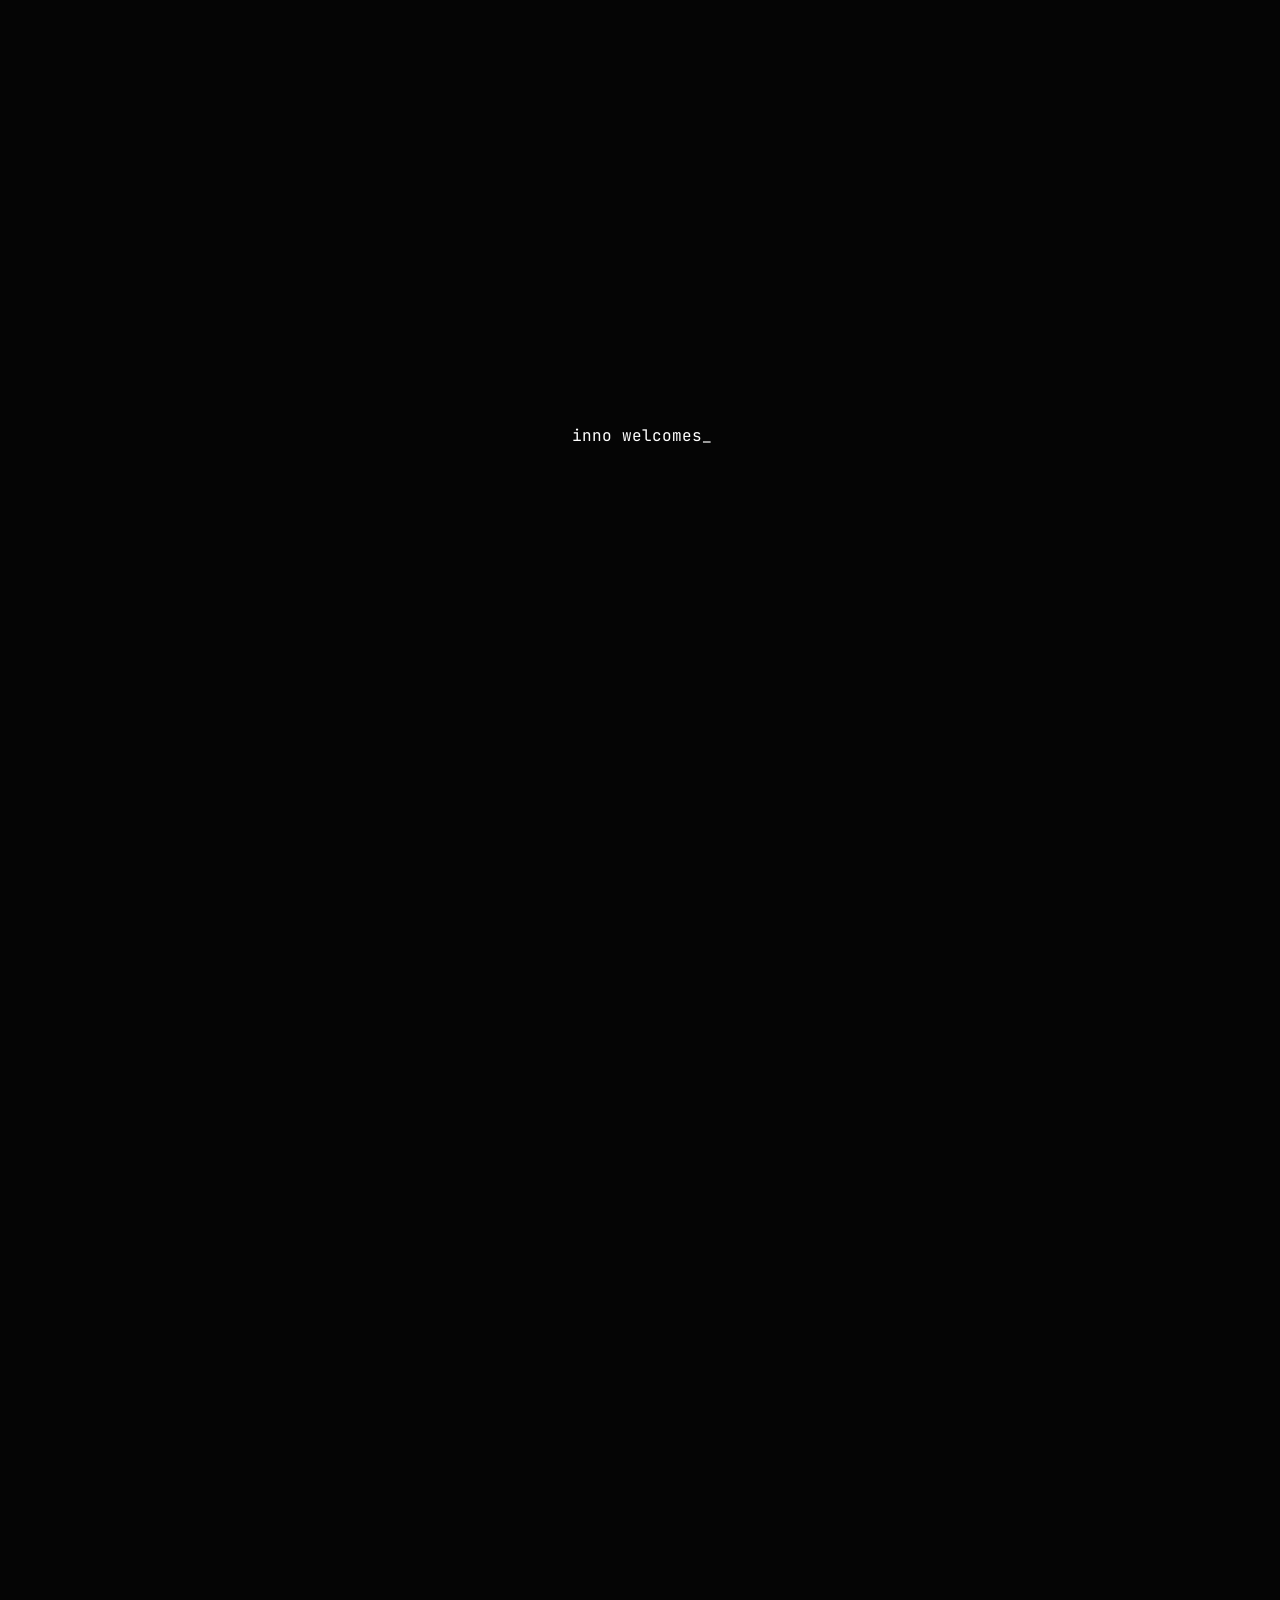
<file: portfoliov2.html>
<!DOCTYPE html>
<html lang="en">
<head>
  <meta charset="UTF-8" />
  <meta name="viewport" content="width=device-width, initial-scale=1.0" />
  <meta name="referrer" content="strict-origin-when-cross-origin" />
  <link rel="canonical" href="https://600266.xyz/portfoliov2" />
  <link rel="icon" type="image/x-icon" href="assets/icons/favicon.ico?v=4" />
  <link rel="icon" type="image/png" sizes="32x32" href="assets/icons/favicon-32x32.png?v=4" />
  <link rel="icon" type="image/png" sizes="64x64" href="assets/icons/favicon.png?v=4" />
  <link rel="apple-touch-icon" sizes="180x180" href="assets/icons/apple-touch-icon.png?v=4" />
  <title>Dharmanshu Kumar</title>
  <link rel="preconnect" href="https://fonts.googleapis.com" />
  <link rel="preconnect" href="https://fonts.gstatic.com" crossorigin />
  <link href="https://fonts.googleapis.com/css2?family=Comfortaa:wght@600;700&family=Fredoka:wght@500;600&family=JetBrains+Mono:wght@400;500;700&family=Nunito:wght@600;700;800&family=Quicksand:wght@600;700&display=swap" rel="stylesheet" />
  <link rel="stylesheet" href="./assets/portfolio/style.css" />
  <style>
/* ============================================================
   ASCII MORPH PORTFOLIO - INLINE CSS (ZERO CACHE DELAYS)
   ============================================================ */

*, *::before, *::after { margin: 0; padding: 0; box-sizing: border-box; }

:root {
  --font: 'JetBrains Mono', 'Courier New', monospace;
}

html, body {
  width: 100%;
  font-family: var(--font);
  background: #050505;
  color: #f0f0ee;
  overflow-x: hidden;
}

#stage {
  position: fixed;
  inset: 0;
  width: 100vw;
  height: 100vh;
  overflow: hidden;
}

#grid {
  position: absolute;
  inset: 0;
  width: 100%;
  height: 100%;
  display: block;
}

#scroll-spacer {
  pointer-events: none;
}

.overlay {
  position: absolute;
  inset: 0;
  pointer-events: none;
}

.section-copy {
  position: absolute;
  opacity: 0;
  pointer-events: none !important;
  visibility: hidden !important;
  transition: opacity 0.15s ease-out;
}

.section-copy.is-active {
  pointer-events: auto !important;
  visibility: visible !important;
}

.section-copy.is-scrambling {
  pointer-events: none !important;
  visibility: visible !important;
}

.section-copy:not(.is-active):not(.is-scrambling) {
  visibility: hidden !important;
  pointer-events: none !important;
}

.section-copy:not(.is-active) * {
  pointer-events: none !important;
  cursor: default !important;
}

.eyebrow {
  font-size: 11px;
  letter-spacing: 0.18em;
  text-transform: uppercase;
  opacity: 0.55;
  margin-bottom: 12px;
  font-weight: 500;
}

/* ── 0: HERO (Bottom Left) ─────────────────────────────────── */
.section-copy.hero-copy {
  bottom: 0;
  left: 0;
  padding: 5vw 6vw 6vw;
}

h1.hero-name {
  font-size: clamp(42px, 7.5vw, 104px);
  font-weight: 700;
  line-height: 0.92;
  letter-spacing: -0.03em;
  margin-bottom: 16px;
  text-shadow: 0 4px 24px rgba(0, 0, 0, 0.85);
}

.tagline {
  font-size: clamp(13px, 1.4vw, 17px);
  font-weight: 300;
  font-style: italic;
  opacity: 0.65;
  letter-spacing: 0.05em;
  text-shadow: 0 2px 10px rgba(0, 0, 0, 0.8);
}

/* ── 1: ABOUT (Top Right) ──────────────────────────────────── */
.section-copy.about-copy {
  top: 8vh !important;
  right: 6vw !important;
  bottom: auto !important;
  left: auto !important;
  max-width: 540px !important;
  text-align: left;
  padding: 0 !important;
  background: transparent !important;
  backdrop-filter: none !important;
  -webkit-backdrop-filter: none !important;
  border: none !important;
  border-radius: 0 !important;
  box-shadow: none !important;
}

.about-copy h2 {
  font-size: clamp(28px, 3.8vw, 48px);
  font-weight: 600;
  line-height: 1.05;
  margin-bottom: 20px;
  letter-spacing: -0.01em;
  color: #111111 !important;
  text-shadow: none !important;
}

.about-copy p {
  font-size: clamp(12.5px, 1.15vw, 14.5px);
  line-height: 1.75;
  opacity: 0.90;
  margin-bottom: 16px;
  font-weight: 450;
  color: #1a1a18 !important;
  text-shadow: none !important;
}

.about-copy strong {
  font-weight: 600;
  color: #000000 !important;
  text-decoration: underline;
  text-underline-offset: 3px;
}

/* ── 2: TECH STACK (3 Modular Columns matching Background Boxes) ── */
.section-copy.tech-copy {
  inset: 0 !important;
  padding: 0 !important;
  pointer-events: none !important;
}

.tech-header {
  position: absolute;
  top: 6.5vh;
  left: 6vw;
  pointer-events: none;
}

.tech-header h2 {
  font-size: clamp(28px, 3.8vw, 46px);
  font-weight: 600;
  letter-spacing: -0.01em;
}

.tech-grid-wrapper {
  position: absolute;
  top: 17.5vh;
  left: 6vw;
  width: 88vw;
  height: 69vh;
  display: flex;
  justify-content: space-between;
  gap: 3.5vw;
  pointer-events: none;
}

.tech-column {
  width: 27vw;
  height: 69vh;
  display: flex;
  flex-direction: column;
  pointer-events: none;
}

.tech-col-header {
  height: 5.52vh;
  min-height: 5.52vh;
  display: flex;
  align-items: center;
  gap: 8px;
  padding: 0 16px;
  background: rgba(18, 18, 18, 0.85);
  border: 1px solid rgba(255, 255, 255, 0.25);
  border-radius: 4px;
  margin-bottom: 1.38vh;
}

.tech-col-num {
  font-size: 11px;
  font-weight: 700;
  opacity: 0.55;
  letter-spacing: 0.08em;
}

.tech-col-title {
  font-size: 11px;
  font-weight: 700;
  letter-spacing: 0.14em;
  opacity: 0.90;
}

.tech-cards-list {
  height: 60.72vh;
  display: flex;
  flex-direction: column;
  justify-content: space-between;
}

.tech-column.col-1 .tech-card,
.tech-column.col-2 .tech-card {
  height: 7.37vh;
}

.tech-column.col-3 .tech-card {
  height: 6.26vh;
}

.tech-card {
  width: 97%;
  margin: 0 auto;
  padding: 0 16px;
  background: rgba(14, 14, 14, 0.82);
  border: 1px solid rgba(255, 255, 255, 0.22);
  border-radius: 4px;
  display: flex;
  justify-content: space-between;
  align-items: center;
  box-shadow: 0 4px 12px rgba(0, 0, 0, 0.25);
  transition: transform 0.2s ease, border-color 0.2s ease, background 0.2s ease, box-shadow 0.2s ease;
  pointer-events: auto;
  cursor: default;
}

.tech-card:hover {
  transform: translateY(-2px);
  border-color: #ffffff;
  background: rgba(28, 28, 28, 0.98);
  box-shadow: 0 6px 20px rgba(0, 0, 0, 0.45);
}

.tech-card-name {
  font-size: clamp(11px, 1.0vw, 13.5px);
  font-weight: 600;
  letter-spacing: -0.01em;
  color: #f0f0ee;
  white-space: nowrap;
}

.tech-card-badge {
  font-size: clamp(8.5px, 0.72vw, 10px);
  letter-spacing: 0.03em;
  opacity: 0.55;
  font-family: var(--font);
  white-space: nowrap;
}

/* ── 3: PROJECTS (Interactive 3x2 Grid Over Boxes) ─────────── */
.section-copy.projects-copy {
  inset: 0 !important;
  padding: 0 !important;
  pointer-events: none !important;
}

.projects-header {
  position: absolute;
  top: 7vh;
  left: 6vw;
  pointer-events: none;
}

.projects-header h2 {
  font-size: clamp(28px, 3.8vw, 46px);
  font-weight: 600;
  letter-spacing: -0.01em;
}

.projects-container {
  position: absolute;
  inset: 0;
  pointer-events: none;
}

.proj-box {
  position: absolute;
  width: 25.5vw;
  height: 23vh;
  padding: 16px 20px;
  background: rgba(242, 240, 235, 0.92);
  border: 1px solid rgba(17, 17, 17, 0.45);
  border-radius: 4px;
  color: #111;
  text-decoration: none;
  pointer-events: auto;
  cursor: pointer;
  z-index: 100;
  display: flex;
  flex-direction: column;
  justify-content: space-between;
  box-shadow: 0 4px 14px rgba(0, 0, 0, 0.06);
  transition: transform 0.2s ease, box-shadow 0.2s ease, border-color 0.2s ease, background 0.2s ease;
}

.proj-box:hover {
  transform: translateY(-4px);
  border-color: #000;
  background: #ffffff;
  box-shadow: 0 10px 28px rgba(0, 0, 0, 0.14);
}

.p-top {
  display: flex;
  justify-content: space-between;
  align-items: baseline;
}

.p-title {
  font-size: clamp(15px, 1.35vw, 18px);
  font-weight: 700;
  letter-spacing: -0.01em;
}

.p-arrow {
  font-size: 15px;
  opacity: 0.5;
  transition: transform 0.2s ease, opacity 0.2s ease;
}

.proj-box:hover .p-arrow {
  opacity: 1;
  transform: translate(2px, -2px);
}

.p-tag {
  font-size: 11px;
  letter-spacing: 0.08em;
  opacity: 0.6;
  font-weight: 600;
}

.p-desc {
  font-size: clamp(11px, 1.05vw, 13px);
  line-height: 1.45;
  opacity: 0.78;
}

/* Project box positions matching ASCII canvas background */
.p-pos-1 { left: 6vw; top: 24vh; }
.p-pos-2 { left: 37.25vw; top: 24vh; }
.p-pos-3 { left: 68.5vw; top: 24vh; }
.p-pos-4 { left: 6vw; top: 58vh; }
.p-pos-5 { left: 37.25vw; top: 58vh; }
.p-pos-6 { left: 68.5vw; top: 58vh; }
.p-inspect {
  font-size: 10px;
  font-weight: 700;
  letter-spacing: 0.1em;
  opacity: 0.65;
  text-transform: uppercase;
  margin-top: 4px;
  display: flex;
  align-items: center;
  gap: 4px;
}

.proj-box:hover .p-inspect {
  opacity: 1;
}

/* ── PROJECT MODAL POP-UP ──────────────────────────────────── */
.project-modal {
  position: fixed;
  inset: 0;
  z-index: 500;
  display: flex;
  align-items: center;
  justify-content: center;
  opacity: 0;
  pointer-events: none;
  visibility: hidden;
  transition: opacity 0.22s ease-out, visibility 0.22s;
}

.project-modal.is-open {
  opacity: 1;
  pointer-events: auto;
  visibility: visible;
}

.project-modal-backdrop {
  position: absolute;
  inset: 0;
  background: rgba(5, 5, 5, 0.45);
  backdrop-filter: blur(1.5px);
  -webkit-backdrop-filter: blur(1.5px);
}

.project-modal-panel {
  position: relative;
  width: min(640px, 92vw);
  max-height: 86vh;
  overflow-y: auto;
  background: rgba(10, 10, 10, 0.96);
  border: 1px solid rgba(255, 255, 255, 0.38);
  border-radius: 6px;
  box-shadow: 0 20px 60px rgba(0, 0, 0, 0.95), 0 0 45px rgba(255, 255, 255, 0.08);
  padding: 26px 30px;
  transform: scale(0.96) translateY(10px);
  transition: transform 0.24s cubic-bezier(0.16, 1, 0.3, 1);
  color: #f0f0ee;
  z-index: 2;
  font-family: var(--font);
}

.project-modal.is-open .project-modal-panel {
  transform: scale(1) translateY(0);
}

.pm-header {
  display: flex;
  justify-content: space-between;
  align-items: center;
  margin-bottom: 12px;
}

.pm-eyebrow {
  font-size: 11px;
  letter-spacing: 0.16em;
  opacity: 0.55;
  text-transform: uppercase;
  color: #f0f0ee;
}

.pm-close-btn {
  background: transparent;
  border: 1px solid rgba(255, 255, 255, 0.25);
  color: #f0f0ee;
  font-family: var(--font);
  font-size: 16px;
  line-height: 1;
  width: 28px;
  height: 28px;
  display: flex;
  align-items: center;
  justify-content: center;
  padding: 0;
  border-radius: 3px;
  cursor: pointer;
  transition: all 0.15s ease;
}

.pm-close-btn:hover {
  background: #ffffff;
  color: #000000;
  border-color: #ffffff;
}

.pm-title {
  font-size: clamp(22px, 2.3vw, 28px);
  font-weight: 700;
  letter-spacing: -0.01em;
  margin-bottom: 12px;
  color: #ffffff;
}

.pm-tags {
  display: flex;
  flex-wrap: wrap;
  gap: 6px;
  margin-bottom: 20px;
}

.pm-tag {
  font-size: 11px;
  padding: 3px 8px;
  background: rgba(255, 255, 255, 0.08);
  border: 1px solid rgba(255, 255, 255, 0.18);
  border-radius: 3px;
  color: #f0f0ee;
}

.pm-summary {
  font-size: 13.5px;
  line-height: 1.75;
  opacity: 0.92;
  margin-bottom: 24px;
  color: #e5e5e5;
}

.pm-actions {
  display: flex;
  justify-content: flex-start;
}

.pm-github-btn {
  display: inline-flex;
  align-items: center;
  background: #f0f0ee;
  color: #050505;
  font-family: var(--font);
  font-size: 12px;
  font-weight: 700;
  letter-spacing: 0.04em;
  padding: 7px 18px;
  border-radius: 3px;
  text-decoration: none;
  transition: all 0.2s ease;
  border: 1px solid #ffffff;
}

.pm-github-btn:hover {
  background: #000000;
  color: #ffffff;
  border-color: #ffffff;
  transform: translateY(-2px);
  box-shadow: 0 4px 14px rgba(255, 255, 255, 0.25);
}

/* ── 4: CERTIFICATIONS (Top Left) ─────────────────────────── */
.section-copy.certs-copy {
  top: 8vh !important;
  left: 6vw !important;
  bottom: auto !important;
  right: auto !important;
  max-width: 620px !important;
  padding: 0 !important;
  text-align: left;
}

.certs-title {
  font-size: clamp(32px, 4.4vw, 56px) !important;
  font-weight: 700 !important;
  line-height: 1.05 !important;
  margin-bottom: 24px !important;
  letter-spacing: -0.02em;
}

.certs-list {
  list-style: none;
  display: flex;
  flex-direction: column;
  gap: 12px;
}

.certs-list li {
  font-size: clamp(12.5px, 1.2vw, 15px);
  line-height: 1.5;
  opacity: 0.85;
  display: flex;
  align-items: baseline;
  gap: 8px;
}

.certs-list li::before {
  content: "✦";
  font-size: 10px;
  opacity: 0.55;
}

/* ── 5: CONTACT (Bottom Left) ──────────────────────────────── */
.section-copy.contact-copy {
  bottom: 0 !important;
  left: 0 !important;
  top: auto !important;
  right: auto !important;
  padding: 5vw 6vw 6vw !important;
  max-width: 880px !important;
  background: transparent !important;
  border: none !important;
  border-radius: 0 !important;
  backdrop-filter: none !important;
  box-shadow: none !important;
  pointer-events: auto;
}

.contact-copy h2 {
  font-size: clamp(22px, 3.2vw, 38px);
  font-weight: 600;
  line-height: 1.28;
  margin-bottom: 16px;
  letter-spacing: -0.01em;
}

.contact-links {
  display: flex;
  gap: 2.5rem;
  margin: 22px 0 16px;
}

.contact-links a {
  color: inherit;
  text-decoration: none;
  font-size: clamp(13px, 1.3vw, 16px);
  font-weight: 500;
  border-bottom: 1px solid currentColor;
  padding-bottom: 3px;
  opacity: 0.85;
  pointer-events: auto;
  transition: opacity 0.15s ease;
}

.contact-links a:hover { opacity: 0.45; }

.footer-note {
  font-size: 10.5px !important;
  opacity: 0.3 !important;
  margin-top: 24px !important;
  letter-spacing: 0.08em;
}

/* ── SCROLL HINT ───────────────────────────────────────────── */
#scroll-hint {
  position: absolute;
  bottom: 28px;
  left: 50%;
  transform: translateX(-50%);
  font-size: 10px;
  letter-spacing: 0.22em;
  text-transform: uppercase;
  opacity: 0.45;
  pointer-events: none;
  animation: breathe 2.4s ease-in-out infinite;
  transition: opacity 0.2s ease, visibility 0.2s ease;
}

#scroll-hint.hidden {
  opacity: 0 !important;
  visibility: hidden !important;
  display: none !important;
}

@keyframes breathe {
  0%, 100% { opacity: 0.4; transform: translateX(-50%) translateY(0); }
  50%       { opacity: 0.8; transform: translateX(-50%) translateY(-4px); }
}

/* ── MOBILE FALLBACK ───────────────────────────────────────── */
#mobile-fallback {
  display: none;
  position: fixed;
  inset: 0;
  background: #050505;
  color: #f0f0ee;
  flex-direction: column;
  align-items: center;
  justify-content: center;
  text-align: center;
  padding: 2rem;
  z-index: 200;
  font-family: var(--font);
}

.mf-name  { font-size: clamp(1.5rem, 7vw, 2.2rem); font-weight: 700; }
.mf-tag   { font-size: 0.85rem; opacity: 0.5; margin-top: 0.5rem; font-style: italic; }
.mf-note  { font-size: 0.75rem; opacity: 0.3; margin-top: 2rem; }
.mf-links { display: flex; gap: 2rem; margin-top: 1rem; }
.mf-links a { color: inherit; font-size: 0.9rem; text-decoration: none; border-bottom: 1px solid; padding-bottom: 2px; }

@media (max-width: 920px), (max-height: 560px) {
  #stage, #scroll-spacer { display: none; }
  #mobile-fallback { display: flex; }
}
  </style>
</head>
<body>

  <!-- Fixed canvas stage -->
  <div id="stage">
    <canvas id="grid"></canvas>
    <video id="source-video" src="./assets/portfolio/video.mp4" autoplay loop muted playsinline crossorigin="anonymous" style="position:fixed;top:-9999px;left:-9999px;width:1px;height:1px;opacity:0;pointer-events:none;"></video>

    <div class="overlay">

      <!-- 0: Hero -->
      <div class="section-copy hero-copy" data-section="0">
        <h1 class="hero-name">Dharmanshu<br>Kumar</h1>
        <p class="tagline">developing the obv</p>
      </div>

      <!-- 1: About (Top Right) -->
      <div class="section-copy about-copy" data-section="1">
        <h2>A bit about me</h2>
        <p>I'm mildly obsessed with the idea that most software has too many dependencies and too little control. So I started building the layer underneath - the networking, the databases, the parts nobody thinks about until they break.</p>
        <p>I like problems where "it works" isn't the finish line - where you also need to know why it works, what happens when the network lies to you, or what breaks first under load. That's led me down a lot of rabbit holes: kernel-level packet tunneling, on-device ML, and enough small self-hosted tools that I've basically become my own IT department.</p>
        <p>If it involves networking, databases, or an excuse to avoid a dependency, I've probably already built it - right alongside an unreasonable number of small tools nobody asked for.</p>
        <p>That said, code is the part of my life I happen to be good at, not the whole of it. I build things because it's genuinely fun, not because I'm chasing a personality around a GitHub graph. Based in the Himalayas, which does wonders for perspective when your code doesn't compile.</p>
      </div>

      <!-- 2: Tech (3 Columns with Horizontal Sub-Categories) -->
      <div class="section-copy tech-copy" data-section="2">
        <div class="tech-header">
          <h2>Tools of the trade</h2>
        </div>
        <div class="tech-grid-wrapper">
          <!-- Col 1: SYSTEMS & CORE (7 items for 7 ASCII blocks) -->
          <div class="tech-column col-1">
            <div class="tech-col-header">
              <span class="tech-col-num">01 //</span>
              <span class="tech-col-title">SYSTEMS &amp; CORE</span>
            </div>
            <div class="tech-cards-list">
              <div class="tech-card">
                <span class="tech-card-name">TCP/UDP Tunneling</span>
                <span class="tech-card-badge">VPN Protocols</span>
              </div>
              <div class="tech-card">
                <span class="tech-card-name">Linux Networking</span>
                <span class="tech-card-badge">Sockets · iptables</span>
              </div>
              <div class="tech-card">
                <span class="tech-card-name">Kotlin</span>
                <span class="tech-card-badge">Android Native</span>
              </div>
              <div class="tech-card">
                <span class="tech-card-name">TypeScript</span>
                <span class="tech-card-badge">Web · Systems</span>
              </div>
              <div class="tech-card">
                <span class="tech-card-name">Go</span>
                <span class="tech-card-badge">Concurrency · Net</span>
              </div>
              <div class="tech-card">
                <span class="tech-card-name">Nginx</span>
                <span class="tech-card-badge">Reverse Proxy · TLS Termination</span>
              </div>
              <div class="tech-card">
                <span class="tech-card-name">systemd</span>
                <span class="tech-card-badge">Service Management</span>
              </div>
            </div>
          </div>

          <!-- Col 2: BACKEND & DATA (7 items for 7 ASCII blocks) -->
          <div class="tech-column col-2">
            <div class="tech-col-header">
              <span class="tech-col-num">02 //</span>
              <span class="tech-col-title">BACKEND &amp; DATA</span>
            </div>
            <div class="tech-cards-list">
              <div class="tech-card">
                <span class="tech-card-name">Node.js</span>
                <span class="tech-card-badge">Event Loop · APIs</span>
              </div>
              <div class="tech-card">
                <span class="tech-card-name">FastAPI &amp; Python</span>
                <span class="tech-card-badge">Async · ML Pipelines</span>
              </div>
              <div class="tech-card">
                <span class="tech-card-name">PostgreSQL</span>
                <span class="tech-card-badge">Relational Schemas</span>
              </div>
              <div class="tech-card">
                <span class="tech-card-name">Redis</span>
                <span class="tech-card-badge">PubSub · In-Memory</span>
              </div>
              <div class="tech-card">
                <span class="tech-card-name">QUIC &amp; WireGuard</span>
                <span class="tech-card-badge">mTLS · Encrypted</span>
              </div>
              <div class="tech-card">
                <span class="tech-card-name">WebSockets</span>
                <span class="tech-card-badge">Real-Time · Telemetry</span>
              </div>
              <div class="tech-card">
                <span class="tech-card-name">Firebase / Firestore</span>
                <span class="tech-card-badge">NoSQL · Real-Time Sync</span>
              </div>
            </div>
          </div>

          <!-- Col 3: MOBILE, AI & INFRA (8 items for 8 ASCII blocks) -->
          <div class="tech-column col-3">
            <div class="tech-col-header">
              <span class="tech-col-num">03 //</span>
              <span class="tech-col-title">MOBILE, AI &amp; INFRA</span>
            </div>
            <div class="tech-cards-list">
              <div class="tech-card">
                <span class="tech-card-name">Android SDK</span>
                <span class="tech-card-badge">NDK · Jetpack</span>
              </div>
              <div class="tech-card">
                <span class="tech-card-name">React Native</span>
                <span class="tech-card-badge">Cross-Platform</span>
              </div>
              <div class="tech-card">
                <span class="tech-card-name">Gemini API</span>
                <span class="tech-card-badge">Multimodal LLMs</span>
              </div>
              <div class="tech-card">
                <span class="tech-card-name">TensorFlow Lite</span>
                <span class="tech-card-badge">On-Device ML</span>
              </div>
              <div class="tech-card">
                <span class="tech-card-name">Docker</span>
                <span class="tech-card-badge">Containers · Swarm</span>
              </div>
              <div class="tech-card">
                <span class="tech-card-name">OCI (Oracle Cloud)</span>
                <span class="tech-card-badge">VPC · Cloud Nodes</span>
              </div>
              <div class="tech-card">
                <span class="tech-card-name">Cloudflare Workers</span>
                <span class="tech-card-badge">Edge Compute · KV</span>
              </div>
              <div class="tech-card">
                <span class="tech-card-name">GPU Data Pipelines</span>
                <span class="tech-card-badge">cuML · CuPy</span>
              </div>
            </div>
          </div>
        </div>
      </div>

      <!-- 3: Projects (Interactive 3x2 Grid Directly On Background Boxes) -->
      <div class="section-copy projects-copy" data-section="3">
        <div class="projects-header">
          <h2>Things I've built</h2>
        </div>
        <div class="projects-container">
          <div class="proj-box p-pos-1" data-proj-idx="0" role="button" tabindex="0">
            <div class="p-top"><span class="p-title">Stockflow AI</span><span class="p-arrow">↗</span></div>
            <div class="p-tag">Spring Boot · FastAPI · Gemini · MCP</div>
            <p class="p-desc">Hackathon AI supply-chain platform; built backend hazard logic and mobile integration.</p>
          </div>
          <div class="proj-box p-pos-2" data-proj-idx="1" role="button" tabindex="0">
            <div class="p-top"><span class="p-title">shadowlink / tunnel</span><span class="p-arrow">↗</span></div>
            <div class="p-tag">Rust · Go · QUIC · mTLS</div>
            <p class="p-desc">DPI-resistant VPN tunnel, built in both Rust and Go with different evasion strategies.</p>
          </div>
          <div class="proj-box p-pos-3" data-proj-idx="2" role="button" tabindex="0">
            <div class="p-top"><span class="p-title">NetPulse</span><span class="p-arrow">↗</span></div>
            <div class="p-tag">Node.js · WebSockets · Nginx</div>
            <p class="p-desc">Self-hosted network diagnostics platform built to get honest bandwidth and jitter numbers, no compression tricks inflating the result.</p>
          </div>
          <div class="proj-box p-pos-4" data-proj-idx="3" role="button" tabindex="0">
            <div class="p-top"><span class="p-title">Raft KV</span><span class="p-arrow">↗</span></div>
            <div class="p-tag">Go · Raft Consensus · WAL · Chaos Testing</div>
            <p class="p-desc">Distributed key-value store implementing Raft consensus from scratch, verified against a chaos harness that kills nodes mid-write.</p>
          </div>
          <div class="proj-box p-pos-5" data-proj-idx="4" role="button" tabindex="0">
            <div class="p-top"><span class="p-title">HyperShare</span><span class="p-arrow">↗</span></div>
            <div class="p-tag">Node.js · Express · Wi-Fi 6</div>
            <p class="p-desc">87 MB/s peer-to-peer LAN file transfer with zero cloud dependency.</p>
          </div>
          <div class="proj-box p-pos-6" data-proj-idx="5" role="button" tabindex="0">
            <div class="p-top"><span class="p-title">Small Tools, Big Range</span><span class="p-arrow">↗</span></div>
            <div class="p-tag">Python · Aria2 · Terminal/CLI</div>
            <p class="p-desc">A grab-bag of self-contained utilities: cloud pipelines, a URL shortener, solvers, and snake.</p>
          </div>
        </div>
      </div>

      <!-- 4: Certifications (Top Left) -->
      <div class="section-copy certs-copy" data-section="4">
        <h2 class="certs-title">Specializations &amp; Accreditations</h2>
        <ul class="certs-list">
          <li>Google Cloud Certified (GCD) Advanced</li>
          <li>Google Cloud Certified (GCD) AI</li>
          <li>Google Generative AI Specialization</li>
          <li>Google Cloud GenAI Leader</li>
          <li>IBM Enterprise Workplace Systems</li>
          <li>AWS Certified Professional</li>
          <li>Cyber Security Specialization</li>
        </ul>
      </div>

      <!-- 5: Contact -->
      <div class="section-copy contact-copy" data-section="5">
        <h2>Nothing clever here.<br><span style="white-space:nowrap;">Just say what you need ;</span><br>I check messages more reliably than I check my sleep schedule.</h2>
        <div class="contact-links">
          <a href="https://github.com/innocous06" target="_blank" rel="noopener noreferrer">GitHub ↗</a>
          <a href="mailto:dharmanshu@duck.com">Email ↗</a>
          <a href="https://linkedin.com/in/dharmanshu-kumar" target="_blank" rel="noopener noreferrer">LinkedIn ↗</a>
          <a href="assets/portfolio/resume.pdf" target="_blank" rel="noopener noreferrer">Resume ↗</a>
        </div>
        <p class="footer-note">© 2026 Dharmanshu Kumar</p>
      </div>

    </div>

    <!-- Project Dossier Pop-Up Modal with ASCII Scramble Glitch -->
    <div id="project-modal" class="project-modal" aria-hidden="true">
      <div class="project-modal-backdrop" id="pm-backdrop"></div>
      <div class="project-modal-panel" id="pm-panel">
        <div class="pm-header">
          <button id="pm-close" class="pm-close-btn" aria-label="Close modal">×</button>
        </div>
        <h3 id="pm-title" class="pm-title">Stockflow AI</h3>
        <div id="pm-tags" class="pm-tags"></div>
        <p id="pm-summary" class="pm-summary"></p>
        <div class="pm-actions">
          <a id="pm-github-btn" class="pm-github-btn" href="#" target="_blank" rel="noopener noreferrer">github</a>
        </div>
      </div>
    </div>

    <div id="scroll-hint">scroll ↓</div>
  </div>

  <div id="scroll-spacer"></div>

  <!-- Mobile & Tablet fallback -->
  <div id="mobile-fallback">
    <p class="mf-name">Dharmanshu Kumar</p>
    <p class="mf-tag">developing the obv</p>
    <p class="mf-note">Database architecture &amp; low-level networking systems.<br>Best experienced on desktop for full ASCII rendering engine.</p>
    <div class="mf-links">
      <a href="https://github.com/innocous06" target="_blank" rel="noopener noreferrer">GitHub ↗</a>
      <a href="https://linkedin.com/in/dharmanshu-kumar" target="_blank" rel="noopener noreferrer">LinkedIn ↗</a>
      <a href="mailto:dharmanshu@duck.com">Email ↗</a>
      <a href="assets/portfolio/resume.pdf" target="_blank" rel="noopener noreferrer">Resume ↗</a>
    </div>
  </div>

  <script src="./assets/portfolio/script.js"></script>
</body>
</html>
</file>
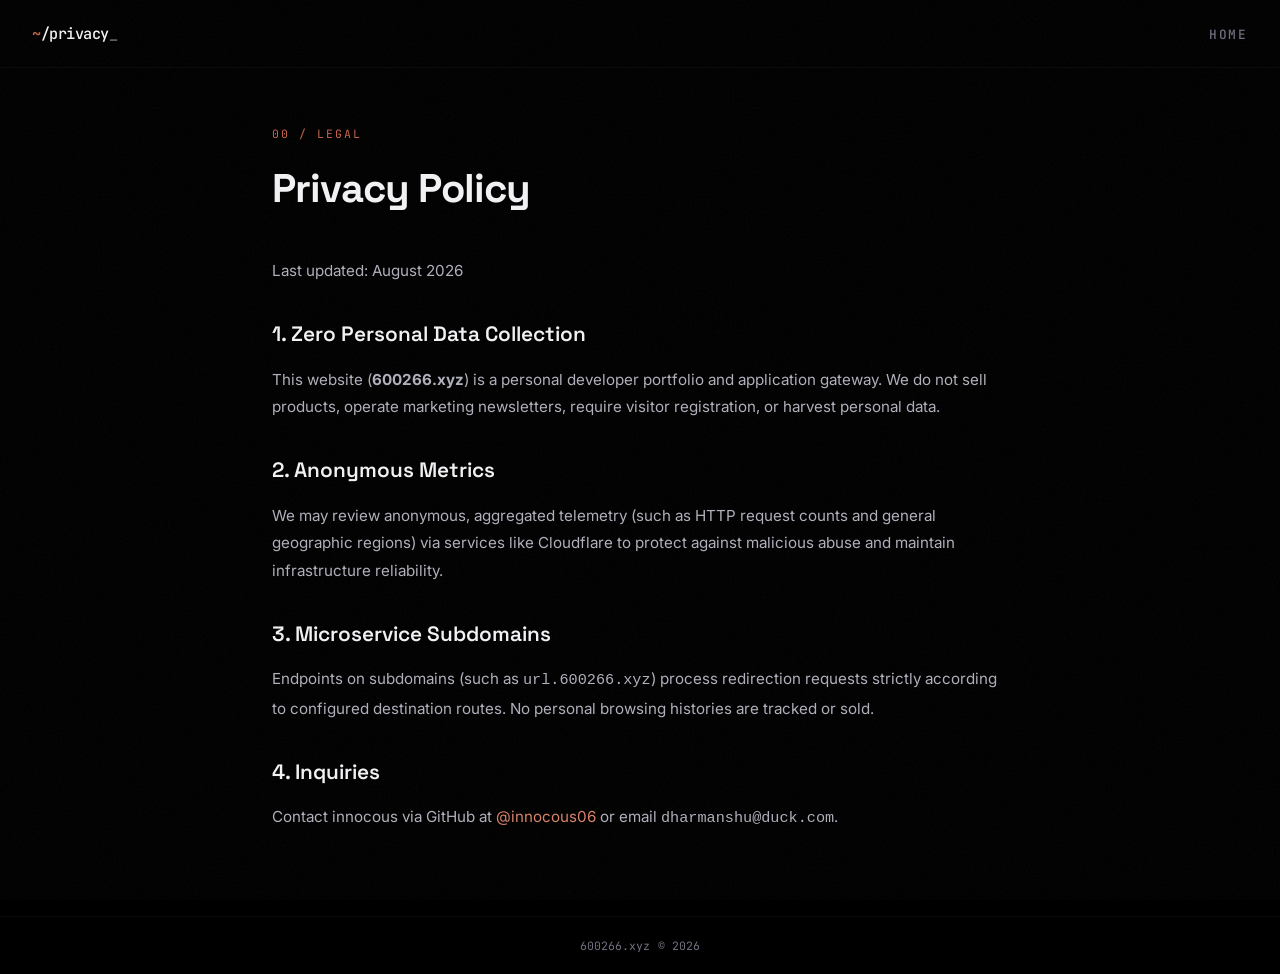
<file: privacy.html>
<!DOCTYPE html>
<html lang="en">
<head>
    <meta charset="UTF-8">
    <meta name="viewport" content="width=device-width, initial-scale=1.0">
    <meta name="theme-color" content="#000000">
    <meta name="referrer" content="strict-origin-when-cross-origin">
    <title>Privacy Policy | 600266.xyz</title>
    <link rel="icon" type="image/x-icon" href="assets/icons/favicon.ico?v=4">
    <link rel="icon" type="image/png" sizes="32x32" href="assets/icons/favicon-32x32.png?v=4">
    <link rel="icon" type="image/png" sizes="64x64" href="assets/icons/favicon.png?v=4">
    <link rel="apple-touch-icon" sizes="180x180" href="assets/icons/apple-touch-icon.png?v=4">
    <link rel="dns-prefetch" href="https://fonts.googleapis.com">
    <link rel="preconnect" href="https://fonts.googleapis.com">
    <link rel="preconnect" href="https://fonts.gstatic.com" crossorigin>
    <link href="https://fonts.googleapis.com/css2?family=Space+Grotesk:wght@500;700&family=JetBrains+Mono:wght@400;500&family=Inter:wght@400;500;600&display=swap" rel="stylesheet">
    <style>
        :root {
            --bg: #000000; --accent: #c9654a; --accent-light: #da8268;
            --text-primary: #f2f2f5; --text-secondary: #b0b0bc; --text-muted: #717180;
            --font-display: 'Space Grotesk', sans-serif; --font-mono: 'JetBrains Mono', monospace; --font-body: 'Inter', sans-serif;
        }
        *, *::before, *::after { margin:0; padding:0; box-sizing:border-box; }
        body {
            -webkit-font-smoothing: antialiased;
            -moz-osx-font-smoothing: grayscale;
            text-rendering: optimizeLegibility;
            background:var(--bg); color:var(--text-primary); font-family:var(--font-body);
            line-height:1.8; min-height:100vh; display:flex; flex-direction:column; justify-content:space-between;
        }
        .noise {
            position: fixed; inset: 0; pointer-events: none; opacity: 0.028;
            background-image: url("data:image/svg+xml,%3Csvg viewBox='0 0 512 512' xmlns='http://www.w3.org/2000/svg'%3E%3Cfilter id='n'%3E%3CfeTurbulence type='fractalNoise' baseFrequency='0.75' numOctaves='4' stitchTiles='stitch'/%3E%3C/filter%3E%3Crect width='100%25' height='100%25' filter='url(%23n)'/%3E%3C/svg%3E");
        }
        header {
            padding: 1.2rem 2rem;
            width: 100%;
            border-bottom: 1px solid rgba(255, 255, 255, 0.045);
            position: relative; z-index: 10;
        }
        .nav-inner {
            width: 100%;
            display: flex;
            align-items: center;
            justify-content: space-between;
        }
        .nav-logo {
            font-family: var(--font-mono);
            font-size: 0.95rem;
            font-weight: 500;
            color: var(--text-primary);
            text-decoration: none;
            letter-spacing: -0.5px;
        }
        .nav-logo .accent { color: var(--accent); }
        .nav-logo::after {
            content: '_';
            animation: blink 1s step-end infinite;
            color: var(--text-muted);
        }
        @keyframes blink { 50% { opacity: 0; } }
        .nav-links a {
            font-family: var(--font-mono);
            font-size: 0.8rem;
            font-weight: 500;
            color: var(--text-muted);
            text-transform: uppercase;
            letter-spacing: 1.8px;
            text-decoration: none;
            transition: color 0.3s ease;
        }
        .nav-links a:hover { color: var(--text-primary); }
        main {
            max-width: 800px;
            margin: 3.5rem auto 4rem;
            padding: 0 2rem;
            flex: 1;
        }
        .badge {
            font-family: var(--font-mono);
            font-size: 0.72rem;
            color: var(--accent);
            text-transform: uppercase;
            letter-spacing: 2px;
            margin-bottom: 0.5rem;
            display: block;
        }
        h1 {
            font-family: var(--font-display);
            font-size: 2.5rem;
            font-weight: 700;
            letter-spacing: -1px;
            margin-bottom: 2rem;
        }
        h2 {
            font-family: var(--font-display);
            font-size: 1.3rem;
            font-weight: 600;
            margin: 2rem 0 0.75rem;
            color: var(--text-primary);
        }
        p {
            color: var(--text-secondary);
            font-size: 0.95rem;
            margin-bottom: 1.2rem;
        }
        a { color: var(--accent-light); text-decoration: none; }
        a:hover { text-decoration: underline; }
        footer {
            width: 100%;
            height: 60px;
            display: flex;
            align-items: center;
            justify-content: center;
            font-family: var(--font-mono);
            font-size: 0.72rem;
            color: var(--text-muted);
            border-top: 1px solid rgba(255, 255, 255, 0.045);
            position: relative; z-index: 10;
        }
        footer a { color: inherit; text-decoration: none; }
        footer a:hover { color: var(--accent); }
    </style>
</head>
<body>
    <div class="noise"></div>
    <header>
        <div class="nav-inner">
            <a href="/" class="nav-logo"><span class="accent">~</span>/privacy</a>
            <nav class="nav-links">
                <a href="/">Home</a>
            </nav>
        </div>
    </header>
    <main>
        <span class="badge">00 / Legal</span>
        <h1>Privacy Policy</h1>
        <p>Last updated: August 2026</p>
        
        <h2>1. Zero Personal Data Collection</h2>
        <p>This website (<strong>600266.xyz</strong>) is a personal developer portfolio and application gateway. We do not sell products, operate marketing newsletters, require visitor registration, or harvest personal data.</p>

        <h2>2. Anonymous Metrics</h2>
        <p>We may review anonymous, aggregated telemetry (such as HTTP request counts and general geographic regions) via services like Cloudflare to protect against malicious abuse and maintain infrastructure reliability.</p>

        <h2>3. Microservice Subdomains</h2>
        <p>Endpoints on subdomains (such as <code>url.600266.xyz</code>) process redirection requests strictly according to configured destination routes. No personal browsing histories are tracked or sold.</p>

        <h2>4. Inquiries</h2>
        <p>Contact innocous via GitHub at <a href="https://github.com/innocous06" target="_blank" rel="noopener noreferrer">@innocous06</a> or email <code>dharmanshu@duck.com</code>.</p>
    </main>
    <footer class="site-footer" role="contentinfo" aria-label="Footer" style="width:100%;height:60px;display:flex;align-items:center;justify-content:center;gap:0.45rem;font-family:var(--font-mono);font-size:0.72rem;color:var(--text-muted);border-top:1px solid rgba(255,255,255,0.045);position:relative;z-index:10;">
        <a href="https://600266.xyz" style="color:inherit;text-decoration:none;">600266.xyz</a> <span>&copy; 2026</span>
    </footer>
</body>
</html>
</file>
<file: assets/portfolio/style.css>
/* ============================================================
   ASCII MORPH PORTFOLIO - style.css
   ============================================================ */

*, *::before, *::after { margin: 0; padding: 0; box-sizing: border-box; }

:root {
  --font: 'JetBrains Mono', 'Courier New', monospace;
}

html, body {
  width: 100%;
  font-family: var(--font);
  background: #050505;
  color: #f0f0ee;
  overflow-x: hidden;
}

#stage {
  position: fixed;
  inset: 0;
  width: 100vw;
  height: 100vh;
  overflow: hidden;
}

#grid {
  position: absolute;
  inset: 0;
  width: 100%;
  height: 100%;
  display: block;
}

#scroll-spacer {
  pointer-events: none;
}

.overlay {
  position: absolute;
  inset: 0;
  pointer-events: none;
}

.section-copy {
  position: absolute;
  opacity: 0;
  pointer-events: none !important;
  visibility: hidden !important;
  transition: opacity 0.15s ease-out;
}

.section-copy.is-active {
  pointer-events: auto !important;
  visibility: visible !important;
}

.section-copy.is-scrambling {
  pointer-events: none !important;
  visibility: visible !important;
}

.section-copy:not(.is-active):not(.is-scrambling) {
  visibility: hidden !important;
  pointer-events: none !important;
}

.section-copy:not(.is-active) * {
  pointer-events: none !important;
  cursor: default !important;
}

.eyebrow {
  font-size: 11px;
  letter-spacing: 0.18em;
  text-transform: uppercase;
  opacity: 0.55;
  margin-bottom: 12px;
  font-weight: 500;
}

/* ── 0: HERO (Bottom Left) ─────────────────────────────────── */
.section-copy.hero-copy {
  bottom: 0;
  left: 0;
  padding: 5vw 6vw 6vw;
}

h1.hero-name {
  font-size: clamp(42px, 7.5vw, 104px);
  font-weight: 700;
  line-height: 0.92;
  letter-spacing: -0.03em;
  margin-bottom: 16px;
  text-shadow: 0 4px 24px rgba(0, 0, 0, 0.85);
}

.tagline {
  font-size: clamp(13px, 1.4vw, 17px);
  font-weight: 300;
  font-style: italic;
  opacity: 0.65;
  letter-spacing: 0.05em;
  text-shadow: 0 2px 10px rgba(0, 0, 0, 0.8);
}

/* ── 1: ABOUT (Top Right) ──────────────────────────────────── */
.section-copy.about-copy {
  top: 8vh !important;
  right: 6vw !important;
  bottom: auto !important;
  left: auto !important;
  max-width: 540px !important;
  text-align: left;
  padding: 0 !important;
  background: transparent !important;
  backdrop-filter: none !important;
  -webkit-backdrop-filter: none !important;
  border: none !important;
  border-radius: 0 !important;
  box-shadow: none !important;
}

.about-copy h2 {
  font-size: clamp(28px, 3.8vw, 48px);
  font-weight: 600;
  line-height: 1.05;
  margin-bottom: 20px;
  letter-spacing: -0.01em;
  color: #111111 !important;
  text-shadow: none !important;
}

.about-copy p {
  font-size: clamp(12.5px, 1.15vw, 14.5px);
  line-height: 1.75;
  opacity: 0.90;
  margin-bottom: 16px;
  font-weight: 450;
  color: #1a1a18 !important;
  text-shadow: none !important;
}

.about-copy strong {
  font-weight: 600;
  color: #000000 !important;
  text-decoration: underline;
  text-underline-offset: 3px;
}

/* ── 2: TECH STACK (3 Modular Columns matching Background Boxes) ── */
.section-copy.tech-copy {
  inset: 0 !important;
  padding: 0 !important;
  pointer-events: none !important;
}

.tech-header {
  position: absolute;
  top: 6.5vh;
  left: 6vw;
  pointer-events: none;
}

.tech-header h2 {
  font-size: clamp(28px, 3.8vw, 46px);
  font-weight: 600;
  letter-spacing: -0.01em;
}

.tech-grid-wrapper {
  position: absolute;
  top: 17.5vh;
  left: 6vw;
  width: 88vw;
  height: 69vh;
  display: flex;
  justify-content: space-between;
  gap: 3.5vw;
  pointer-events: none;
}

.tech-column {
  width: 27vw;
  height: 69vh;
  display: flex;
  flex-direction: column;
  pointer-events: none;
}

.tech-col-header {
  height: 5.52vh;
  min-height: 5.52vh;
  display: flex;
  align-items: center;
  gap: 8px;
  padding: 0 16px;
  background: rgba(18, 18, 18, 0.85);
  border: 1px solid rgba(255, 255, 255, 0.25);
  border-radius: 4px;
  margin-bottom: 1.38vh;
}

.tech-col-num {
  font-size: 11px;
  font-weight: 700;
  opacity: 0.55;
  letter-spacing: 0.08em;
}

.tech-col-title {
  font-size: 11px;
  font-weight: 700;
  letter-spacing: 0.14em;
  opacity: 0.90;
}

.tech-cards-list {
  height: 60.72vh;
  display: flex;
  flex-direction: column;
  justify-content: space-between;
}

.tech-column.col-1 .tech-card,
.tech-column.col-2 .tech-card {
  height: 7.37vh;
}

.tech-column.col-3 .tech-card {
  height: 6.26vh;
}

.tech-card {
  width: 97%;
  margin: 0 auto;
  padding: 0 16px;
  background: rgba(14, 14, 14, 0.82);
  border: 1px solid rgba(255, 255, 255, 0.22);
  border-radius: 4px;
  display: flex;
  justify-content: space-between;
  align-items: center;
  box-shadow: 0 4px 12px rgba(0, 0, 0, 0.25);
  transition: transform 0.2s ease, border-color 0.2s ease, background 0.2s ease, box-shadow 0.2s ease;
  pointer-events: auto;
  cursor: default;
}

.tech-card:hover {
  transform: translateY(-2px);
  border-color: #ffffff;
  background: rgba(28, 28, 28, 0.98);
  box-shadow: 0 6px 20px rgba(0, 0, 0, 0.45);
}

.tech-card-name {
  font-size: clamp(11px, 1.0vw, 13.5px);
  font-weight: 600;
  letter-spacing: -0.01em;
  color: #f0f0ee;
  white-space: nowrap;
}

.tech-card-badge {
  font-size: clamp(8.5px, 0.72vw, 10px);
  letter-spacing: 0.03em;
  opacity: 0.55;
  font-family: var(--font);
  white-space: nowrap;
}

/* ── 3: PROJECTS (Interactive 3x2 Grid Over Boxes) ─────────── */
.section-copy.projects-copy {
  inset: 0 !important;
  padding: 0 !important;
  pointer-events: none !important;
}

.projects-header {
  position: absolute;
  top: 7vh;
  left: 6vw;
  pointer-events: none;
}

.projects-header h2 {
  font-size: clamp(28px, 3.8vw, 46px);
  font-weight: 600;
  letter-spacing: -0.01em;
}

.projects-container {
  position: absolute;
  inset: 0;
  pointer-events: none;
}

.proj-box {
  position: absolute;
  width: 25.5vw;
  height: 23vh;
  padding: 16px 20px;
  background: rgba(242, 240, 235, 0.92);
  border: 1px solid rgba(17, 17, 17, 0.45);
  border-radius: 4px;
  color: #111;
  text-decoration: none;
  pointer-events: auto;
  cursor: pointer;
  z-index: 100;
  display: flex;
  flex-direction: column;
  justify-content: space-between;
  box-shadow: 0 4px 14px rgba(0, 0, 0, 0.06);
  transition: transform 0.2s ease, box-shadow 0.2s ease, border-color 0.2s ease, background 0.2s ease;
}

.proj-box:hover {
  transform: translateY(-4px);
  border-color: #000;
  background: #ffffff;
  box-shadow: 0 10px 28px rgba(0, 0, 0, 0.14);
}

.p-top {
  display: flex;
  justify-content: space-between;
  align-items: baseline;
}

.p-title {
  font-size: clamp(15px, 1.35vw, 18px);
  font-weight: 700;
  letter-spacing: -0.01em;
}

.p-arrow {
  font-size: 15px;
  opacity: 0.5;
  transition: transform 0.2s ease, opacity 0.2s ease;
}

.proj-box:hover .p-arrow {
  opacity: 1;
  transform: translate(2px, -2px);
}

.p-tag {
  font-size: 11px;
  letter-spacing: 0.08em;
  opacity: 0.6;
  font-weight: 600;
}

.p-desc {
  font-size: clamp(11px, 1.05vw, 13px);
  line-height: 1.45;
  opacity: 0.78;
}

/* Project box positions matching ASCII canvas background */
.p-pos-1 { left: 6vw; top: 24vh; }
.p-pos-2 { left: 37.25vw; top: 24vh; }
.p-pos-3 { left: 68.5vw; top: 24vh; }
.p-pos-4 { left: 6vw; top: 58vh; }
.p-pos-5 { left: 37.25vw; top: 58vh; }
.p-pos-6 { left: 68.5vw; top: 58vh; }

.p-inspect {
  font-size: 10px;
  font-weight: 700;
  letter-spacing: 0.1em;
  opacity: 0.65;
  text-transform: uppercase;
  margin-top: 4px;
  display: flex;
  align-items: center;
  gap: 4px;
}

.proj-box:hover .p-inspect {
  opacity: 1;
}

/* ── PROJECT MODAL POP-UP ──────────────────────────────────── */
.project-modal {
  position: fixed;
  inset: 0;
  z-index: 500;
  display: flex;
  align-items: center;
  justify-content: center;
  opacity: 0;
  pointer-events: none;
  visibility: hidden;
  transition: opacity 0.22s ease-out, visibility 0.22s;
}

.project-modal.is-open {
  opacity: 1;
  pointer-events: auto;
  visibility: visible;
}

.project-modal-backdrop {
  position: absolute;
  inset: 0;
  background: rgba(5, 5, 5, 0.45);
  backdrop-filter: blur(1.5px);
  -webkit-backdrop-filter: blur(1.5px);
}

.project-modal-panel {
  position: relative;
  width: min(640px, 92vw);
  max-height: 86vh;
  overflow-y: auto;
  background: rgba(10, 10, 10, 0.96);
  border: 1px solid rgba(255, 255, 255, 0.38);
  border-radius: 6px;
  box-shadow: 0 20px 60px rgba(0, 0, 0, 0.95), 0 0 45px rgba(255, 255, 255, 0.08);
  padding: 26px 30px;
  transform: scale(0.96) translateY(10px);
  transition: transform 0.24s cubic-bezier(0.16, 1, 0.3, 1);
  color: #f0f0ee;
  z-index: 2;
  font-family: var(--font);
}

.project-modal.is-open .project-modal-panel {
  transform: scale(1) translateY(0);
}

.pm-header {
  display: flex;
  justify-content: space-between;
  align-items: center;
  margin-bottom: 12px;
}

.pm-eyebrow {
  font-size: 11px;
  letter-spacing: 0.16em;
  opacity: 0.55;
  text-transform: uppercase;
  color: #f0f0ee;
}

.pm-close-btn {
  background: transparent;
  border: 1px solid rgba(255, 255, 255, 0.25);
  color: #f0f0ee;
  font-family: var(--font);
  font-size: 16px;
  line-height: 1;
  width: 28px;
  height: 28px;
  display: flex;
  align-items: center;
  justify-content: center;
  padding: 0;
  border-radius: 3px;
  cursor: pointer;
  transition: all 0.15s ease;
}

.pm-close-btn:hover {
  background: #ffffff;
  color: #000000;
  border-color: #ffffff;
}

.pm-title {
  font-size: clamp(22px, 2.3vw, 28px);
  font-weight: 700;
  letter-spacing: -0.01em;
  margin-bottom: 12px;
  color: #ffffff;
}

.pm-tags {
  display: flex;
  flex-wrap: wrap;
  gap: 6px;
  margin-bottom: 20px;
}

.pm-tag {
  font-size: 11px;
  padding: 3px 8px;
  background: rgba(255, 255, 255, 0.08);
  border: 1px solid rgba(255, 255, 255, 0.18);
  border-radius: 3px;
  color: #f0f0ee;
}

.pm-summary {
  font-size: 13.5px;
  line-height: 1.75;
  opacity: 0.92;
  margin-bottom: 24px;
  color: #e5e5e5;
}

.pm-actions {
  display: flex;
  justify-content: flex-start;
}

.pm-github-btn {
  display: inline-flex;
  align-items: center;
  background: #f0f0ee;
  color: #050505;
  font-family: var(--font);
  font-size: 12px;
  font-weight: 700;
  letter-spacing: 0.04em;
  padding: 7px 18px;
  border-radius: 3px;
  text-decoration: none;
  transition: all 0.2s ease;
  border: 1px solid #ffffff;
}

.pm-github-btn:hover {
  background: #000000;
  color: #ffffff;
  border-color: #ffffff;
  transform: translateY(-2px);
  box-shadow: 0 4px 14px rgba(255, 255, 255, 0.25);
}

/* ── 4: CERTIFICATIONS (Top Left) ─────────────────────────── */
.section-copy.certs-copy {
  top: 8vh !important;
  left: 6vw !important;
  bottom: auto !important;
  right: auto !important;
  max-width: 620px !important;
  padding: 0 !important;
  text-align: left;
}

.certs-title {
  font-size: clamp(32px, 4.4vw, 56px) !important;
  font-weight: 700 !important;
  line-height: 1.05 !important;
  margin-bottom: 24px !important;
  letter-spacing: -0.02em;
}

.certs-list {
  list-style: none;
  display: flex;
  flex-direction: column;
  gap: 12px;
}

.certs-list li {
  font-size: clamp(12.5px, 1.2vw, 15px);
  line-height: 1.5;
  opacity: 0.85;
  display: flex;
  align-items: baseline;
  gap: 8px;
}

.certs-list li::before {
  content: "✦";
  font-size: 10px;
  opacity: 0.55;
}

/* ── 5: CONTACT (Bottom Left) ──────────────────────────────── */
.section-copy.contact-copy {
  bottom: 0 !important;
  left: 0 !important;
  top: auto !important;
  right: auto !important;
  padding: 5vw 6vw 6vw !important;
  max-width: 880px !important;
  background: transparent !important;
  border: none !important;
  border-radius: 0 !important;
  backdrop-filter: none !important;
  box-shadow: none !important;
  pointer-events: auto;
}

.contact-copy h2 {
  font-size: clamp(22px, 3.2vw, 38px);
  font-weight: 600;
  line-height: 1.28;
  margin-bottom: 16px;
  letter-spacing: -0.01em;
}

.contact-links {
  display: flex;
  gap: 2.5rem;
  margin: 22px 0 16px;
}

.contact-links a {
  color: inherit;
  text-decoration: none;
  font-size: clamp(13px, 1.3vw, 16px);
  font-weight: 500;
  border-bottom: 1px solid currentColor;
  padding-bottom: 3px;
  opacity: 0.85;
  pointer-events: auto;
  transition: opacity 0.15s ease;
}

.contact-links a:hover { opacity: 0.45; }

.footer-note {
  font-size: 10.5px !important;
  opacity: 0.3 !important;
  margin-top: 24px !important;
  letter-spacing: 0.08em;
}

/* ── SCROLL HINT ───────────────────────────────────────────── */
#scroll-hint {
  position: absolute;
  bottom: 28px;
  left: 50%;
  transform: translateX(-50%);
  font-size: 10px;
  letter-spacing: 0.22em;
  text-transform: uppercase;
  opacity: 0.45;
  pointer-events: none;
  animation: breathe 2.4s ease-in-out infinite;
  transition: opacity 0.2s ease, visibility 0.2s ease;
}

#scroll-hint.hidden {
  opacity: 0 !important;
  visibility: hidden !important;
  display: none !important;
}

@keyframes breathe {
  0%, 100% { opacity: 0.4; transform: translateX(-50%) translateY(0); }
  50%       { opacity: 0.8; transform: translateX(-50%) translateY(-4px); }
}

/* ── MOBILE FALLBACK ───────────────────────────────────────── */
#mobile-fallback {
  display: none;
  position: fixed;
  inset: 0;
  background: #050505;
  color: #f0f0ee;
  flex-direction: column;
  align-items: center;
  justify-content: center;
  text-align: center;
  padding: 2rem;
  z-index: 200;
  font-family: var(--font);
}

.mf-name  { font-size: clamp(1.5rem, 7vw, 2.2rem); font-weight: 700; }
.mf-tag   { font-size: 0.85rem; opacity: 0.5; margin-top: 0.5rem; font-style: italic; }
.mf-note  { font-size: 0.75rem; opacity: 0.3; margin-top: 2rem; }
.mf-links { display: flex; gap: 2rem; margin-top: 1rem; flex-wrap: wrap; justify-content: center; }
.mf-links a { color: inherit; font-size: 0.9rem; text-decoration: none; border-bottom: 1px solid; padding-bottom: 2px; }

@media (max-width: 920px), (max-height: 560px) {
  #stage, #scroll-spacer { display: none; }
  #mobile-fallback { display: flex; }
}
</file>
